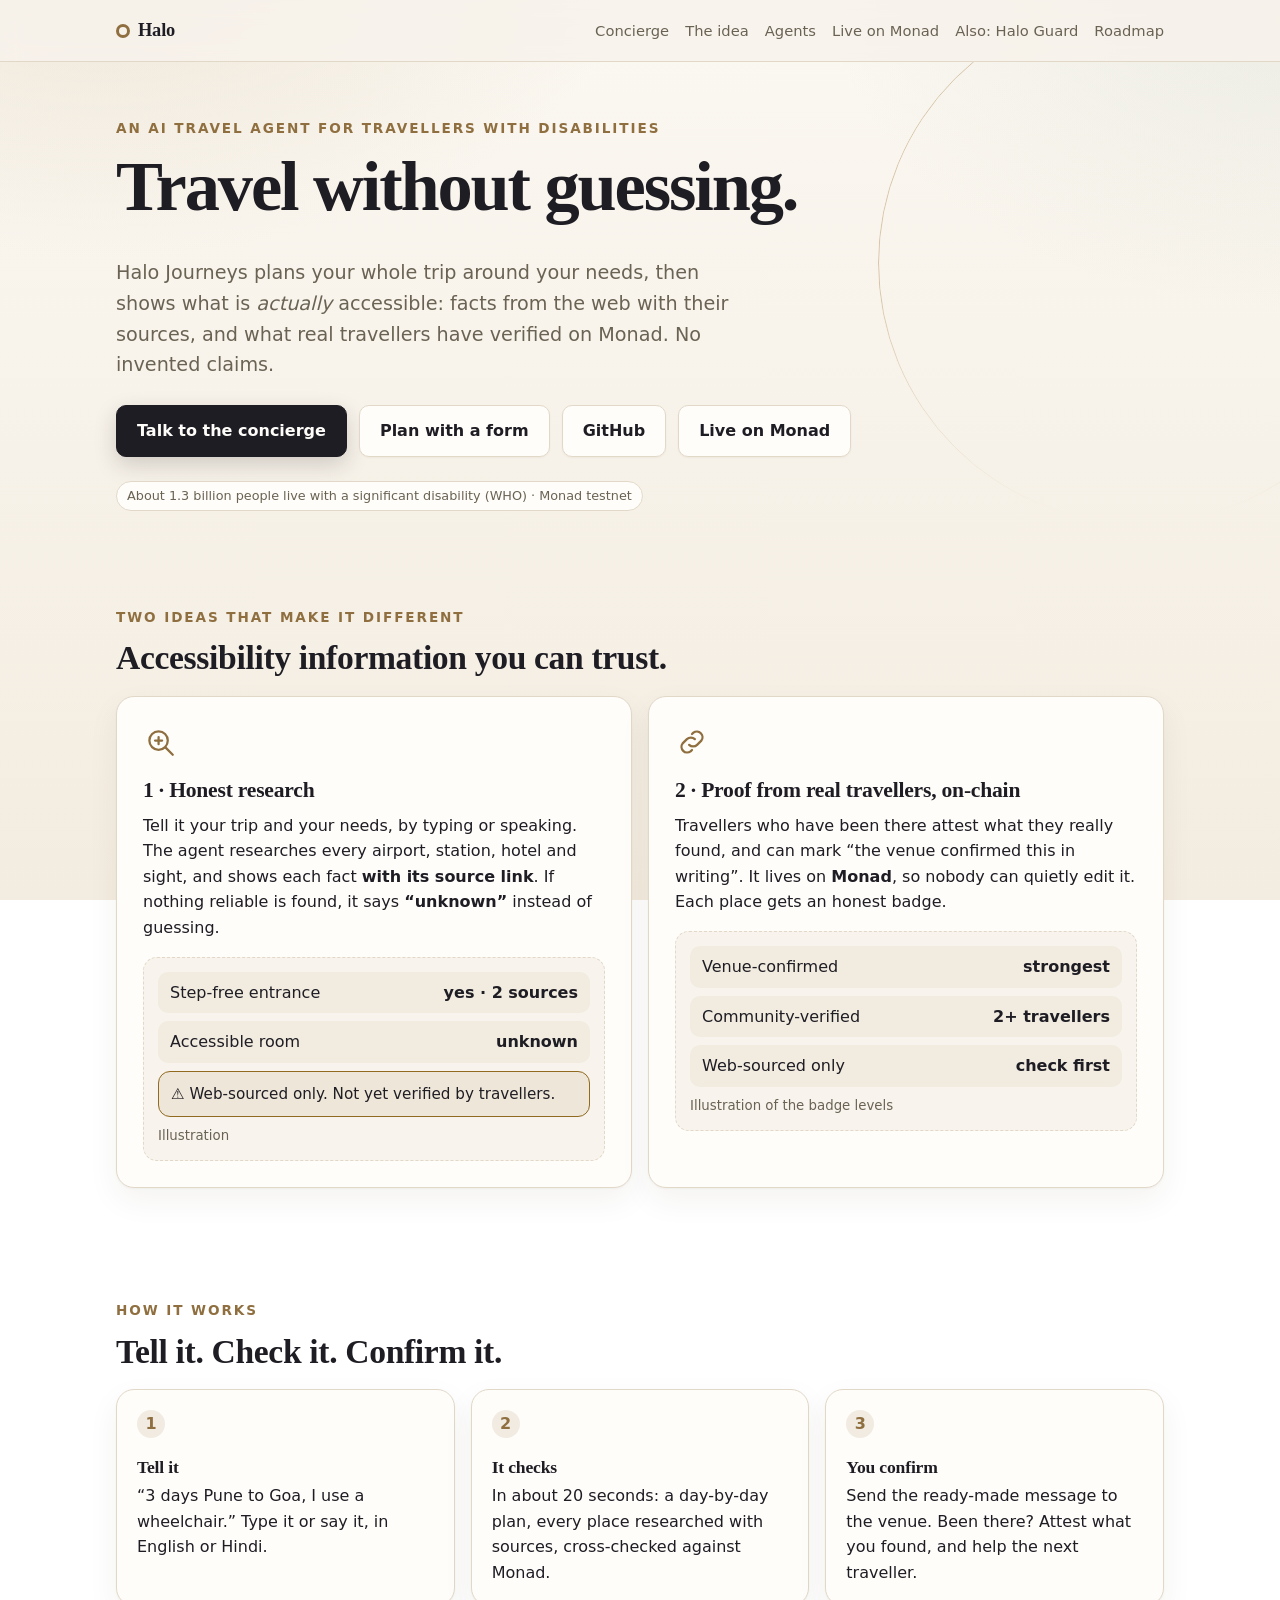
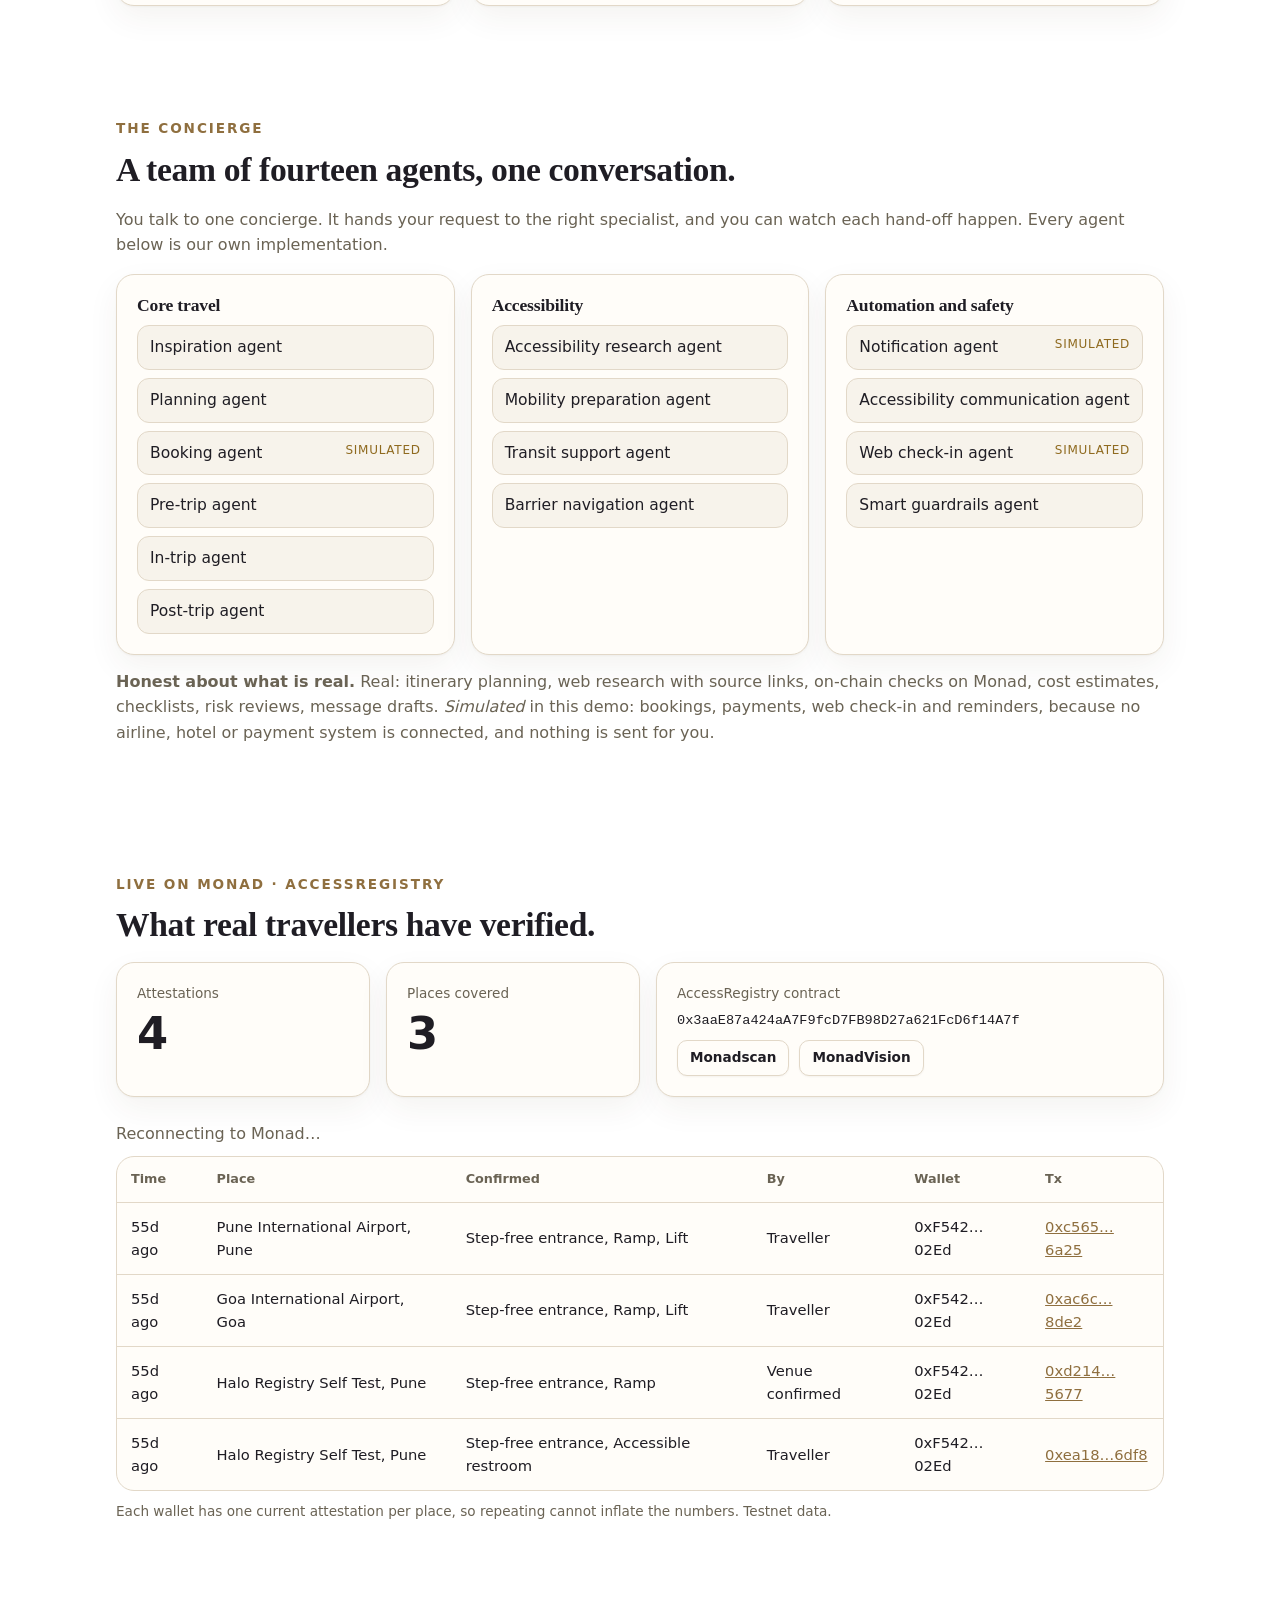
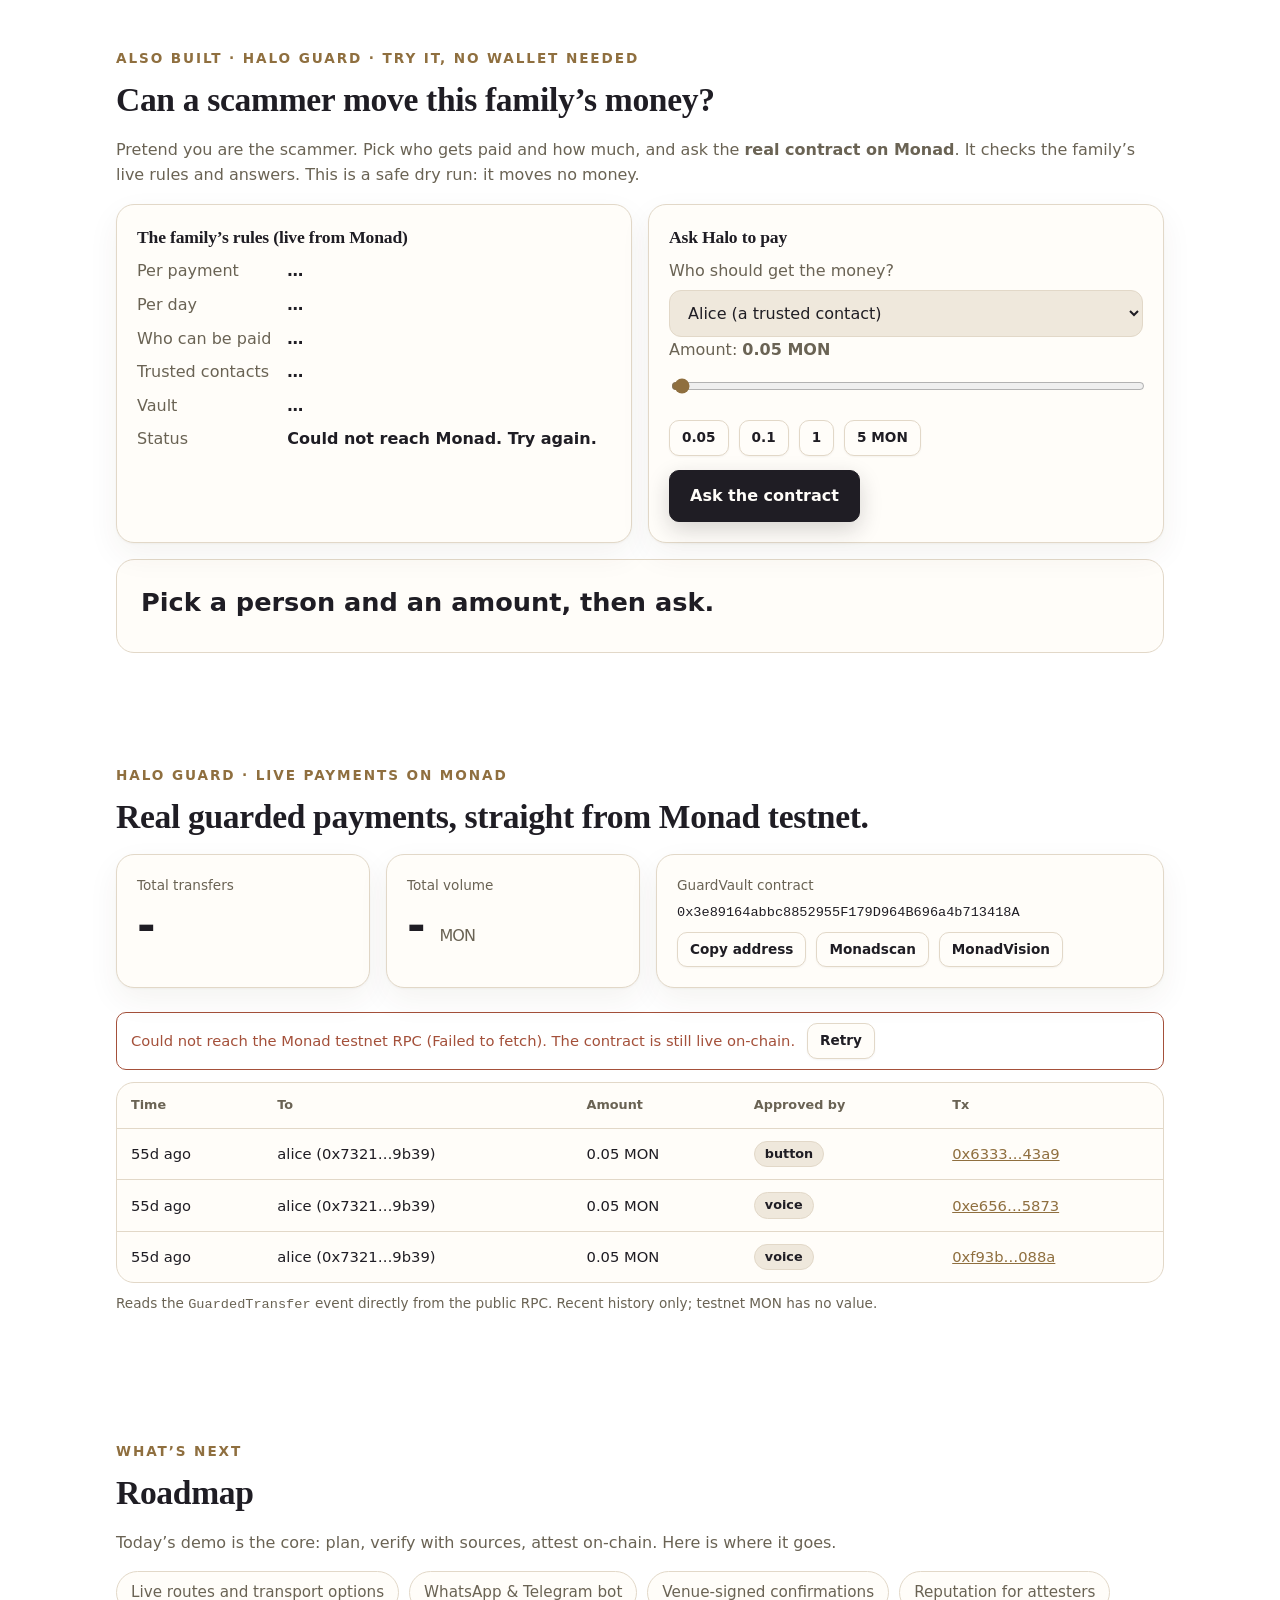
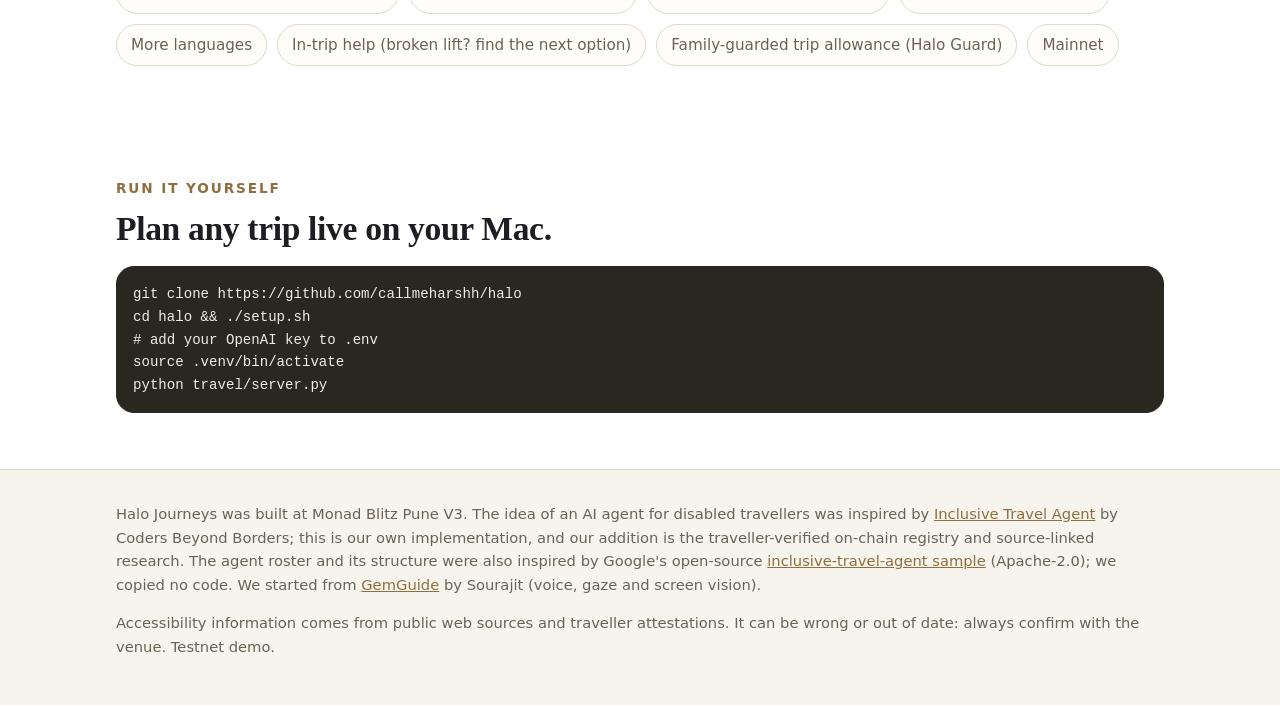
<file: docs/index.html>
<!doctype html>
<html lang="en">
<head>
<meta charset="utf-8">
<meta name="viewport" content="width=device-width,initial-scale=1">
<title>Halo Journeys - travel without guessing</title>
<meta name="description" content="Halo Journeys plans accessible trips for travellers with disabilities, with every claim sourced and checked against what real travellers have verified on Monad.">
<meta name="color-scheme" content="dark light">
<link rel="icon" href="data:image/svg+xml,%3Csvg xmlns='http://www.w3.org/2000/svg' viewBox='0 0 32 32'%3E%3Ccircle cx='16' cy='16' r='10' fill='none' stroke='%23836EF9' stroke-width='5'/%3E%3C/svg%3E">
<link rel="stylesheet" href="style.css">
<script defer src="vendor/ethers.umd.min.js"></script>
<script src="contract.js"></script>
<script defer src="app.js"></script>
<script src="registry.js"></script>
<script defer src="atts.js"></script>
<script defer src="play.js"></script>
</head>
<body>
<a class="skip" href="#main">Skip to content</a>
<header class="top"><div class="wrap">
  <div class="brand"><i aria-hidden="true"></i><span data-name>Halo</span></div>
  <nav aria-label="Primary"><a href="concierge.html">Concierge</a><a href="#ideas">The idea</a><a href="#agents">Agents</a><a href="#atts">Live on Monad</a><a href="#guard">Also: Halo Guard</a><a href="#roadmap">Roadmap</a></nav>
</div></header>

<main id="main">
<section class="hero"><div class="wrap">
  <p class="eyebrow">An AI travel agent for travellers with disabilities</p>
  <h1>Travel without guessing.</h1>
  <p class="lead"><span data-name>Halo</span> Journeys plans your whole trip around your needs, then shows what is <i>actually</i> accessible: facts from the web with their sources, and what real travellers have verified on Monad. No invented claims.</p>
  <div class="btns">
    <a class="btn primary" href="concierge.html">Talk to the concierge</a>
    <a class="btn" href="journeys.html">Plan with a form</a>
    <a class="btn" data-repo href="#" rel="noopener">GitHub</a>
    <a class="btn" href="#atts">Live on Monad</a>
  </div>
  <span class="pill">About 1.3 billion people live with a significant disability (WHO) · Monad testnet</span>
</div></section>

<section id="ideas"><div class="wrap">
  <p class="eyebrow">Two ideas that make it different</p>
  <h2>Accessibility information you can trust.</h2>
  <div class="grid g2">
    <div class="card idea">
      <div class="ico" aria-hidden="true"><svg viewBox="0 0 24 24"><circle cx="11" cy="11" r="6.5"/><path d="M16 16l5 5"/><path d="M8.5 11h5M11 8.5v5"/></svg></div>
      <h3>1 · Honest research</h3>
      <p>Tell it your trip and your needs, by typing or speaking. The agent researches every airport, station, hotel and sight, and shows each fact <b>with its source link</b>. If nothing reliable is found, it says <b>“unknown”</b> instead of guessing.</p>
      <div class="mock" role="img" aria-label="Illustration of a place card with sources">
        <div class="rule"><span>Step-free entrance</span><b>yes · 2 sources</b></div>
        <div class="rule"><span>Accessible room</span><b>unknown</b></div>
        <div class="flag">⚠️ Web-sourced only. Not yet verified by travellers.</div><small class="muted">Illustration</small>
      </div>
    </div>
    <div class="card idea">
      <div class="ico" aria-hidden="true"><svg viewBox="0 0 24 24"><path d="M10 14a4 4 0 0 0 5.6 0l3-3a4 4 0 0 0-5.6-5.6l-1 1"/><path d="M14 10a4 4 0 0 0-5.6 0l-3 3a4 4 0 0 0 5.6 5.6l1-1"/></svg></div>
      <h3>2 · Proof from real travellers, on-chain</h3>
      <p>Travellers who have been there attest what they really found, and can mark “the venue confirmed this in writing”. It lives on <b>Monad</b>, so nobody can quietly edit it. Each place gets an honest badge.</p>
      <div class="mock" role="img" aria-label="Illustration of verification badges">
        <div class="rule"><span>Venue-confirmed</span><b>strongest</b></div>
        <div class="rule"><span>Community-verified</span><b>2+ travellers</b></div>
        <div class="rule"><span>Web-sourced only</span><b>check first</b></div><small class="muted">Illustration of the badge levels</small>
      </div>
    </div>
  </div>
</div></section>

<section id="how"><div class="wrap">
  <p class="eyebrow">How it works</p>
  <h2>Tell it. Check it. Confirm it.</h2>
  <div class="grid g3 steps3">
    <div class="card"><span class="step-n">1</span><h3>Tell it</h3><p>“3 days Pune to Goa, I use a wheelchair.” Type it or say it, in English or Hindi.</p></div>
    <div class="card"><span class="step-n">2</span><h3>It checks</h3><p>In about 20 seconds: a day-by-day plan, every place researched with sources, cross-checked against Monad.</p></div>
    <div class="card"><span class="step-n">3</span><h3>You confirm</h3><p>Send the ready-made message to the venue. Been there? Attest what you found, and help the next traveller.</p></div>
  </div>
</div></section>

<section id="agents"><div class="wrap">
  <p class="eyebrow">The concierge</p>
  <h2>A team of fourteen agents, one conversation.</h2>
  <p class="muted">You talk to one concierge. It hands your request to the right specialist, and you can watch each hand-off happen. Every agent below is our own implementation.</p>
  <div class="grid g3 agentg">
    <div class="card"><h3>Core travel</h3><ul class="alist"><li>Inspiration agent</li><li>Planning agent</li><li>Booking agent <em>simulated</em></li><li>Pre-trip agent</li><li>In-trip agent</li><li>Post-trip agent</li></ul></div>
    <div class="card"><h3>Accessibility</h3><ul class="alist"><li>Accessibility research agent</li><li>Mobility preparation agent</li><li>Transit support agent</li><li>Barrier navigation agent</li></ul></div>
    <div class="card"><h3>Automation and safety</h3><ul class="alist"><li>Notification agent <em>simulated</em></li><li>Accessibility communication agent</li><li>Web check-in agent <em>simulated</em></li><li>Smart guardrails agent</li></ul></div>
  </div>
  <p class="muted" style="margin-top:14px"><b>Honest about what is real.</b> Real: itinerary planning, web research with source links, on-chain checks on Monad, cost estimates, checklists, risk reviews, message drafts. <em>Simulated</em> in this demo: bookings, payments, web check-in and reminders, because no airline, hotel or payment system is connected, and nothing is sent for you.</p>
</div></section>

<section id="atts"><div class="wrap">
  <p class="eyebrow">Live on Monad · AccessRegistry</p>
  <h2>What real travellers have verified.</h2>
  <div class="stats">
    <div class="card stat"><div class="k">Attestations</div><div class="v" id="att-count" aria-live="polite">-</div></div>
    <div class="card stat"><div class="k">Places covered</div><div class="v" id="att-places" aria-live="polite">-</div></div>
    <div class="card stat"><div class="k">AccessRegistry contract</div><code class="addr" id="reg-addr"></code>
      <div class="row-links"><a class="btn sm" id="reg-scan" href="#" target="_blank" rel="noopener noreferrer">Monadscan</a><a class="btn sm" id="reg-vis" href="#" target="_blank" rel="noopener noreferrer">MonadVision</a></div></div>
  </div>
  <div id="att-status" role="status" class="muted" style="margin:10px 0">Loading from Monad…</div>
  <div class="tablewrap"><table id="att-table" hidden>
    <caption class="muted" style="position:absolute;left:-9999px">Recent accessibility attestations</caption>
    <thead><tr><th scope="col">Time</th><th scope="col">Place</th><th scope="col">Confirmed</th><th scope="col">By</th><th scope="col">Wallet</th><th scope="col">Tx</th></tr></thead>
    <tbody id="att-body"></tbody></table></div>
  <p class="muted" style="font-size:.85rem;margin-top:10px">Each wallet has one current attestation per place, so repeating cannot inflate the numbers. Testnet data.</p>
</div></section>

<section id="guard"><div class="wrap">
  <p class="eyebrow">Also built · Halo Guard · try it, no wallet needed</p>
  <h2>Can a scammer move this family’s money?</h2>
  <p class="muted">Pretend you are the scammer. Pick who gets paid and how much, and ask the <b>real contract on Monad</b>. It checks the family’s live rules and answers. This is a safe dry run: it moves no money.</p>
  <div class="grid g2 tryg">
    <div class="card">
      <h3>The family’s rules (live from Monad)</h3>
      <dl class="kv">
        <dt>Per payment</dt><dd id="tr-max">…</dd>
        <dt>Per day</dt><dd id="tr-day">…</dd>
        <dt>Who can be paid</dt><dd id="tr-who">…</dd>
        <dt>Trusted contacts</dt><dd id="tr-contacts">…</dd>
        <dt>Vault</dt><dd id="tr-bal">…</dd>
        <dt>Status</dt><dd id="tr-state">Loading from Monad…</dd>
      </dl>
    </div>
    <div class="card">
      <h3>Ask Halo to pay</h3>
      <label for="tryWho" class="muted">Who should get the money?</label>
      <select id="tryWho"><option value="alice">Alice (a trusted contact)</option><option value="stranger">A stranger (0x9f3a…c21e)</option></select>
      <label for="tryAmt" class="muted" style="margin-top:12px">Amount: <b id="tryAmtVal">0.05 MON</b></label>
      <input id="tryAmt" type="range" min="0.01" max="6" step="0.01" value="0.05">
      <div class="row-links" style="margin:10px 0 14px"><button class="btn sm" type="button" data-amt="0.05">0.05</button><button class="btn sm" type="button" data-amt="0.1">0.1</button><button class="btn sm" type="button" data-amt="1">1</button><button class="btn sm" type="button" data-amt="5">5 MON</button></div>
      <button class="btn primary" id="tryBtn" type="button" disabled>Ask the contract</button>
    </div>
  </div>
  <div id="tryOut" class="tryout" role="status" aria-live="polite" data-kind="idle">
    <div id="tryHead" class="trh">Pick a person and an amount, then ask.</div>
    <div id="tryWhy" class="muted"></div>
    <code id="tryRaw" class="trraw"></code>
  </div>
</div></section>
<section id="live"><div class="wrap">
  <p class="eyebrow">Halo Guard · live payments on Monad</p>
  <h2>Real guarded payments, straight from Monad testnet.</h2>
  <div class="stats">
    <div class="card stat"><div class="k">Total transfers</div><div class="v" id="stat-transfers" aria-live="polite">-</div></div>
    <div class="card stat"><div class="k">Total volume</div><div class="v"><span id="stat-volume" aria-live="polite">-</span> <small>MON</small></div></div>
    <div class="card stat"><div class="k">GuardVault contract</div><code class="addr" data-addr></code>
      <div class="row-links"><button class="btn sm" id="copy" type="button">Copy address</button><a class="btn sm" data-scan href="#" target="_blank" rel="noopener noreferrer">Monadscan</a><a class="btn sm" data-vision href="#" target="_blank" rel="noopener noreferrer">MonadVision</a></div></div>
  </div>
  <div id="feed-status" role="status" data-kind="loading"><span id="feed-msg">Loading on-chain activity…</span><button id="retry" class="btn sm" type="button" hidden>Retry</button></div>
  <div class="tablewrap">
    <table id="feed-table" hidden>
      <caption class="muted" style="position:absolute;left:-9999px">Recent GuardedTransfer events</caption>
      <thead><tr><th scope="col">Time</th><th scope="col">To</th><th scope="col">Amount</th><th scope="col">Approved by</th><th scope="col">Tx</th></tr></thead>
      <tbody id="feed-body"></tbody>
    </table>
    <noscript><p class="ph">Enable JavaScript to see live on-chain activity, or open the contract on Monadscan.</p></noscript>
  </div>
  <p class="muted" style="font-size:.85rem;margin-top:10px">Reads the <code>GuardedTransfer</code> event directly from the public RPC. Recent history only; testnet MON has no value.</p>
</div></section>

<section id="roadmap"><div class="wrap">
  <p class="eyebrow">What’s next</p>
  <h2>Roadmap</h2>
  <p class="muted">Today’s demo is the core: plan, verify with sources, attest on-chain. Here is where it goes.</p>
  <div class="chips">
    <span class="chip2">Live routes and transport options</span><span class="chip2">WhatsApp &amp; Telegram bot</span><span class="chip2">Venue-signed confirmations</span><span class="chip2">Reputation for attesters</span>
    <span class="chip2">More languages</span><span class="chip2">In-trip help (broken lift? find the next option)</span><span class="chip2">Family-guarded trip allowance (Halo Guard)</span><span class="chip2">Mainnet</span>
  </div>
</div></section>

<section id="run"><div class="wrap">
  <p class="eyebrow">Run it yourself</p>
  <h2>Plan any trip live on your Mac.</h2>
<pre><code>git clone <span data-repo-text>https://github.com/callmeharshh/halo</span>
cd halo &amp;&amp; ./setup.sh
# add your OpenAI key to .env
source .venv/bin/activate
python travel/server.py</code></pre>
</div></section>
</main>

<footer><div class="wrap">
  <p><span data-name>Halo</span> Journeys was built at Monad Blitz Pune V3. The idea of an AI agent for disabled travellers was inspired by <a href="https://github.com/codersbeyondborders/inclusive-travel-agent" target="_blank" rel="noopener noreferrer">Inclusive Travel Agent</a> by Coders Beyond Borders; this is our own implementation, and our addition is the traveller-verified on-chain registry and source-linked research. The agent roster and its structure were also inspired by Google's open-source <a href="https://github.com/google/adk-samples" target="_blank" rel="noopener noreferrer">inclusive-travel-agent sample</a> (Apache-2.0); we copied no code. We started from <a href="https://github.com/Sourajit1234/GemGuide" target="_blank" rel="noopener noreferrer">GemGuide</a> by Sourajit (voice, gaze and screen vision).</p>
  <p>Accessibility information comes from public web sources and traveller attestations. It can be wrong or out of date: always confirm with the venue. Testnet demo.</p>
</div></footer>
</body>
</html>
</file>
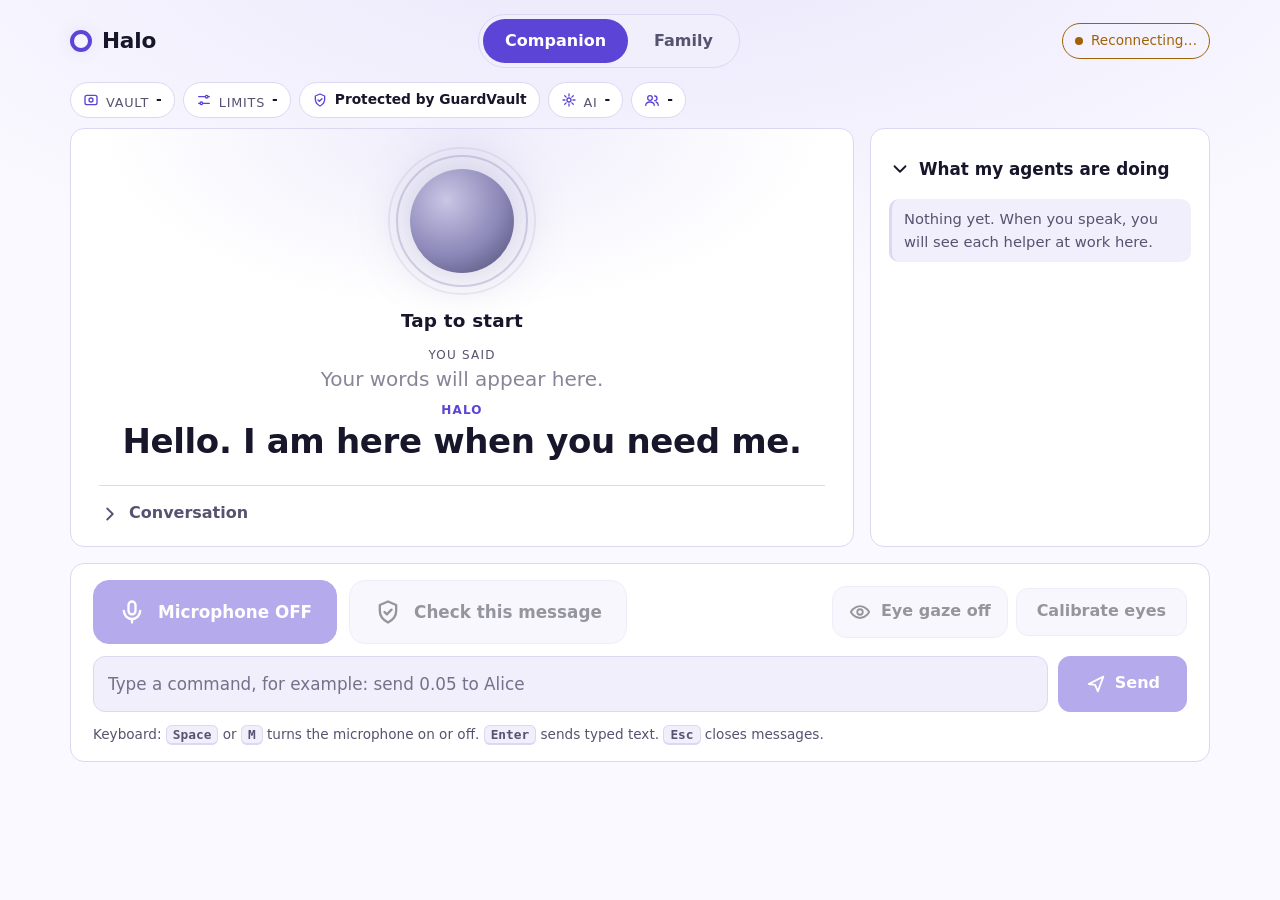
<file: ui/index.html>
<!doctype html>
<html lang="en">
<head>
<meta charset="utf-8">
<meta name="viewport" content="width=device-width, initial-scale=1">
<title>Halo - your friendly companion</title>
<meta name="description" content="Halo: a companion you can talk to. Money is protected by on-chain rules your family sets.">
<link rel="icon" href="data:image/svg+xml,%3Csvg xmlns='http://www.w3.org/2000/svg' viewBox='0 0 32 32'%3E%3Ccircle cx='16' cy='16' r='10' fill='none' stroke='%23836EF9' stroke-width='5'/%3E%3C/svg%3E">
<link rel="stylesheet" href="style.css">
<script src="contract.js"></script>
<script defer src="vendor/ethers.umd.min.js"></script>
<script defer src="vendor/qrcode.js"></script>
<script defer src="app.js"></script>
<script defer src="family.js"></script>
</head>
<body>
<svg width="0" height="0" style="position:absolute" aria-hidden="true" focusable="false">
  <defs>
    <symbol id="i-mic" viewBox="0 0 24 24"><rect x="9" y="3" width="6" height="11" rx="3" fill="none" stroke="currentColor" stroke-width="2"/><path d="M5 11a7 7 0 0 0 14 0M12 18v3" fill="none" stroke="currentColor" stroke-width="2" stroke-linecap="round"/></symbol>
    <symbol id="i-shield" viewBox="0 0 24 24"><path d="M12 3l7 3v5c0 4.5-3 8-7 10-4-2-7-5.5-7-10V6l7-3z" fill="none" stroke="currentColor" stroke-width="2" stroke-linejoin="round"/><path d="M9 12l2 2 4-4" fill="none" stroke="currentColor" stroke-width="2" stroke-linecap="round" stroke-linejoin="round"/></symbol>
    <symbol id="i-eye" viewBox="0 0 24 24"><path d="M2 12s3.5-6.5 10-6.5S22 12 22 12s-3.5 6.5-10 6.5S2 12 2 12z" fill="none" stroke="currentColor" stroke-width="2" stroke-linejoin="round"/><circle cx="12" cy="12" r="3" fill="none" stroke="currentColor" stroke-width="2"/></symbol>
    <symbol id="i-send" viewBox="0 0 24 24"><path d="M4 12l16-8-6 16-3-7-7-1z" fill="none" stroke="currentColor" stroke-width="2" stroke-linejoin="round"/></symbol>
    <symbol id="i-vault" viewBox="0 0 24 24"><rect x="3" y="5" width="18" height="14" rx="3" fill="none" stroke="currentColor" stroke-width="2"/><circle cx="12" cy="12" r="3" fill="none" stroke="currentColor" stroke-width="2"/></symbol>
    <symbol id="i-lock" viewBox="0 0 24 24"><rect x="5" y="11" width="14" height="9" rx="2" fill="none" stroke="currentColor" stroke-width="2"/><path d="M8 11V8a4 4 0 0 1 8 0v3" fill="none" stroke="currentColor" stroke-width="2"/></symbol>
    <symbol id="i-sliders" viewBox="0 0 24 24"><path d="M4 7h10M18 7h2M4 17h2M10 17h10" stroke="currentColor" stroke-width="2" stroke-linecap="round"/><circle cx="16" cy="7" r="2" fill="none" stroke="currentColor" stroke-width="2"/><circle cx="8" cy="17" r="2" fill="none" stroke="currentColor" stroke-width="2"/></symbol>
    <symbol id="i-brain" viewBox="0 0 24 24"><circle cx="12" cy="12" r="3" fill="none" stroke="currentColor" stroke-width="2"/><path d="M12 3v3M12 18v3M3 12h3M18 12h3M5.6 5.6l2.1 2.1M16.3 16.3l2.1 2.1M5.6 18.4l2.1-2.1M16.3 7.7l2.1-2.1" stroke="currentColor" stroke-width="2" stroke-linecap="round"/></symbol>
    <symbol id="i-users" viewBox="0 0 24 24"><circle cx="9" cy="9" r="3.5" fill="none" stroke="currentColor" stroke-width="2"/><path d="M2.5 20c.5-3.5 3-5 6.5-5s6 1.5 6.5 5M16 6a3.5 3.5 0 0 1 0 7M18 15c2 .6 3.2 2 3.5 5" fill="none" stroke="currentColor" stroke-width="2" stroke-linecap="round"/></symbol>
    <symbol id="i-copy" viewBox="0 0 24 24"><rect x="8" y="8" width="12" height="12" rx="2" fill="none" stroke="currentColor" stroke-width="2"/><path d="M16 8V6a2 2 0 0 0-2-2H6a2 2 0 0 0-2 2v8a2 2 0 0 0 2 2h2" fill="none" stroke="currentColor" stroke-width="2"/></symbol>
    <symbol id="i-chev" viewBox="0 0 24 24"><path d="M6 9l6 6 6-6" fill="none" stroke="currentColor" stroke-width="2" stroke-linecap="round" stroke-linejoin="round"/></symbol>
    <symbol id="i-check" viewBox="0 0 24 24"><path d="M5 12.5l4.5 4.5L19 7" fill="none" stroke="currentColor" stroke-width="3" stroke-linecap="round" stroke-linejoin="round"/></symbol>
    <symbol id="i-x" viewBox="0 0 24 24"><path d="M6 6l12 12M18 6L6 18" fill="none" stroke="currentColor" stroke-width="3" stroke-linecap="round"/></symbol>
  </defs>
</svg>
<a class="skip" href="#main">Skip to content</a>

<header class="top">
  <div class="bar">
    <a class="brand" href="./" aria-label="Halo home"><span class="logo" aria-hidden="true"></span>Halo</a>
    <div class="tabs" role="tablist" aria-label="Sections">
      <button role="tab" id="tab-companion" aria-controls="view-companion" aria-selected="true" type="button">Companion</button>
      <button role="tab" id="tab-family" aria-controls="view-family" aria-selected="false" tabindex="-1" type="button">Family</button>
    </div>
    <span class="conn" id="conn" data-state="down" role="status" aria-live="polite"><i aria-hidden="true"></i><span id="connText">Connecting…</span></span>
  </div>
  <div class="chips wrap" id="chips" aria-label="Safety status">
    <span class="chip" id="chipVault"><svg class="ic" aria-hidden="true"><use href="#i-vault"/></svg><span class="k">Vault</span><b id="vaultVal">-</b></span>
    <span class="chip" id="chipLimits"><svg class="ic" aria-hidden="true"><use href="#i-sliders"/></svg><span class="k">Limits</span><b id="limitsVal">-</b></span>
    <a class="chip link" id="chipGuard" target="_blank" rel="noopener noreferrer"><svg class="ic" aria-hidden="true"><use href="#i-shield"/></svg><b id="guardVal">Protected by GuardVault</b></a>
    <span class="chip" id="chipLlm"><svg class="ic" aria-hidden="true"><use href="#i-brain"/></svg><span class="k">AI</span><b id="llmVal">-</b></span>
    <span class="chip" id="chipMode"><svg class="ic" aria-hidden="true"><use href="#i-users"/></svg><b id="modeVal">-</b></span>
  </div>
</header>

<div class="banner" id="setupBanner" hidden>
  <div class="wrap row">
    <p><strong>Not set up yet.</strong> Ask your family to finish setup in the Family tab.</p>
    <span class="grow"></span>
    <button class="btn sm" id="bannerGo" type="button">Open Family tab</button>
    <button class="btn sm ghost" id="bannerX" type="button" aria-label="Dismiss setup message">Dismiss</button>
  </div>
</div>

<main id="main" class="wrap">
<!-- ================= COMPANION ================= -->
<section id="view-companion" role="tabpanel" aria-labelledby="tab-companion">
  <div class="stage-grid">
    <div class="stage card">
      <div class="orbwrap">
        <button class="orb" id="orb" data-state="idle" type="button" tabindex="-1" aria-label="Start or stop listening">
          <span class="ring r1"></span><span class="ring r2"></span><span class="core"></span>
          <span class="bars" aria-hidden="true"><i></i><i></i><i></i><i></i><i></i><i></i><i></i></span>
        </button>
        <p class="state" id="stateLabel" role="status" aria-live="polite">Tap to start</p>
      </div>
      <div class="captions" aria-live="polite" aria-atomic="false">
        <p class="said" id="userCap"><span class="lbl">You said</span><span id="userText" class="placeholder">Your words will appear here.</span></p>
        <p class="reply" id="haloCap"><span class="lbl">Halo</span><span id="haloText">Hello. I am here when you need me.</span></p>
      </div>
      <details class="hist" id="hist">
        <summary><svg class="ic" aria-hidden="true"><use href="#i-chev"/></svg>Conversation</summary>
        <ol id="histList" role="log" aria-label="Recent conversation"></ol>
      </details>
    </div>

    <aside class="agents card" id="agents" aria-labelledby="agentsH">
      <h2 id="agentsH"><button class="collapse" id="agentsBtn" type="button" aria-expanded="true" aria-controls="timeline"><svg class="ic" aria-hidden="true"><use href="#i-chev"/></svg>What my agents are doing</button></h2>
      <ol class="timeline" id="timeline" aria-live="off"><li class="empty">Nothing yet. When you speak, you will see each helper at work here.</li></ol>
    </aside>
  </div>

  <div class="controls card" role="group" aria-label="Controls">
    <div class="crow">
      <button class="bigbtn mic needs-ws" id="micBtn" type="button" aria-pressed="false"><svg class="ic" aria-hidden="true"><use href="#i-mic"/></svg><span>Microphone <b id="micState">OFF</b></span></button>
      <button class="bigbtn needs-ws" id="scamBtn" type="button"><svg class="ic" aria-hidden="true"><use href="#i-shield"/></svg><span>Check this message</span></button>
      <div class="seg" role="radiogroup" aria-label="Mode">
        <button type="button" role="radio" class="needs-ws" id="modeA" data-v="assistant" aria-checked="true">Assistant</button>
        <button type="button" role="radio" class="needs-ws" id="modeD" data-v="transcribe" aria-checked="false">Dictation</button>
      </div>
      <div class="gaze">
        <button class="switch needs-ws" id="gazeBtn" type="button" role="switch" aria-checked="false"><svg class="ic" aria-hidden="true"><use href="#i-eye"/></svg><span>Eye gaze <b id="gazeState">off</b></span></button>
        <button class="btn needs-ws" id="calBtn" type="button">Calibrate eyes</button>
      </div>
    </div>
    <form class="typebar" id="typeForm" autocomplete="off">
      <label class="sr" for="typeIn">Type a command</label>
      <input id="typeIn" type="text" placeholder="Type a command, for example: send 0.05 to Alice" enterkeyhint="send">
      <button class="btn primary needs-ws" type="submit"><svg class="ic" aria-hidden="true"><use href="#i-send"/></svg>Send</button>
    </form>
    <p class="hint">Keyboard: <kbd>Space</kbd> or <kbd>M</kbd> turns the microphone on or off. <kbd>Enter</kbd> sends typed text. <kbd>Esc</kbd> closes messages.</p>
  </div>
</section>

<!-- ================= FAMILY ================= -->
<section id="view-family" role="tabpanel" aria-labelledby="tab-family" hidden>
  <p class="eyebrow">For the person who looks after this device</p>
  <h1>You set the rules. The contract enforces them.</h1>
  <p class="muted lead">The family member owns the vault and sets the rules. This device can only spend inside them, and it can never change them.</p>

  <div class="fgrid">
    <div class="card" id="deviceCard">
      <h2>This device</h2>
      <p class="k">Device address</p>
      <div class="copyrow"><code class="mono" id="devAddr">waiting for the device…</code><button class="btn sm needs-copy" type="button" data-copy="devAddr"><svg class="ic" aria-hidden="true"><use href="#i-copy"/></svg>Copy</button></div>
      <p class="k">Pairing link</p>
      <div class="copyrow"><code class="mono" id="pairLink">-</code><button class="btn sm needs-copy" type="button" data-copy="pairLink"><svg class="ic" aria-hidden="true"><use href="#i-copy"/></svg>Copy</button></div>
      <div class="row gap"><a class="btn" id="waBtn" target="_blank" rel="noopener noreferrer">Share on WhatsApp</a></div>
      <div class="qrblock" id="qrBlock" hidden><div id="qr" role="img" aria-label="QR code of the pairing link"></div><p class="muted small">Scan to open the family console on a phone.</p></div>
      <p class="k">Current owner of this device</p>
      <p class="mono" id="devOwner">not set</p>
    </div>

    <div class="card" id="walletCard">
      <h2>Owner wallet</h2>
      <p class="muted">Use MetaMask on Monad Testnet. Testnet only: use a throwaway wallet.</p>
      <div class="row gap"><button class="btn primary" id="connect" type="button">Connect MetaMask</button><span id="who" class="muted"></span></div>
      <div class="oneclick" id="oneclick" hidden>
        <button class="bigbtn go needs-ws" id="oneBtn" type="button"><svg class="ic" aria-hidden="true"><use href="#i-check"/></svg><span>Make this wallet the owner of this device and approve it</span></button>
        <p class="muted small">Two steps: approve the device in your wallet, then tell this device who its owner is.</p>
      </div>
      <div class="oneclick" id="quick" hidden>
        <button class="bigbtn go needs-ws" id="quickBtn" type="button"><svg class="ic" aria-hidden="true"><use href="#i-check"/></svg><span>Quick setup: fund the vault, set safe limits, add Alice</span></button>
        <ol class="quicksteps small" id="quickSteps">
          <li data-s="fund">Put <b>0.3 MON</b> in your vault (the money the assistant may use)</li>
          <li data-s="rules">Limits: <b>0.1 MON per payment</b>, <b>0.3 MON per day</b>, trusted contacts only</li>
          <li data-s="contact">Add <b>Alice</b> as a trusted contact (your own wallet unless you type another below)</li>
        </ol>
        <p class="muted small">Three MetaMask confirmations. You can change everything later.</p>
      </div>
      <details class="lookup"><summary>No wallet? View a vault read-only</summary>
        <label for="lookup">Owner address</label>
        <div class="row"><input id="lookup" type="text" placeholder="0x… owner address" autocomplete="off"><button class="btn" id="lookupBtn" type="button">View</button></div>
      </details>
    </div>
  </div>

  <div id="msg" role="status" aria-live="polite" data-kind="idle">Connect a wallet to manage the vault, or paste an owner address to look at one.</div>

  <div id="dash" hidden>
    <div class="fgrid three">
      <div class="card"><h3>Vault</h3>
        <dl class="kv"><dt>Owner</dt><dd class="mono" id="vOwner">-</dd><dt>Balance</dt><dd id="vBal">-</dd><dt>Spent today</dt><dd id="vSpent">-</dd><dt>Status</dt><dd id="vStatus">-</dd><dt>Approved device</dt><dd class="mono" id="vAgent">-</dd></dl></div>
      <div class="card"><h3>Rules in force</h3>
        <dl class="kv"><dt>Per payment</dt><dd id="pMax">-</dd><dt>Per day</dt><dd id="pDay">-</dd><dt>Recipients</dt><dd id="pTrust">-</dd></dl>
        <p class="muted small">A payment over these limits is rejected by the contract, whatever the AI says.</p></div>
      <div class="card"><h3>Trusted contacts</h3>
        <table class="ct"><thead><tr><th>Name</th><th>Address</th><th><span class="sr">Actions</span></th></tr></thead><tbody id="cBody"></tbody></table>
        <p class="muted" id="cEmpty" hidden>No contacts yet.</p></div>
    </div>
    <div id="actions" hidden>
      <h2 class="sect">Manage</h2>
      <div class="fgrid">
        <form class="card" id="fDeposit"><h3>Add funds</h3>
          <div><label for="depAmt">Amount (MON)</label><input id="depAmt" type="number" step="any" min="0" placeholder="0.5"></div>
          <button class="btn primary" type="submit">Deposit to vault</button>
          <button class="btn" type="button" id="withdrawAll">Withdraw everything</button></form>
        <form class="card" id="fPolicy"><h3>Spending rules</h3>
          <div class="frow"><div><label for="polMax">Max per payment (MON)</label><input id="polMax" type="number" step="any" min="0" placeholder="0.1"></div>
          <div><label for="polDay">Max per day (MON)</label><input id="polDay" type="number" step="any" min="0" placeholder="0.3"></div></div>
          <label class="check"><input id="polTrust" type="checkbox"> Only pay people in the trusted contacts list</label>
          <button class="btn primary" type="submit">Save rules</button></form>
        <form class="card" id="fAgent"><h3>Approve the assistant's device</h3>
          <div><label for="agAddr">Device address</label><input id="agAddr" type="text" placeholder="0x…" autocomplete="off"></div>
          <button class="btn primary" type="submit">Approve this device</button>
          <div class="frow"><button class="btn" type="button" id="pauseBtn">Pause payments</button><button class="btn" type="button" id="revokeBtn">Revoke device</button></div></form>
        <form class="card" id="fContact"><h3>Add a trusted contact</h3>
          <div class="frow"><div><label for="ctName">Name</label><input id="ctName" type="text" maxlength="32" placeholder="ramesh" autocomplete="off"></div>
          <div><label for="ctAddr">Wallet address</label><input id="ctAddr" type="text" placeholder="0x…" autocomplete="off"></div></div>
          <button class="btn primary" type="submit">Save contact</button></form>
      </div>
    </div>
  </div>
  <p class="muted small foot">Contract <a id="cLink" href="#" rel="noopener noreferrer" target="_blank" class="mono"></a> on Monad testnet (chain 10143).</p>
</section>
</main>

<!-- Confirmation -->
<div class="overlay" id="confirmOv" hidden>
  <div class="confirm" id="confirmCard" role="alertdialog" aria-modal="true" aria-labelledby="cfH" aria-describedby="cfDesc" aria-live="assertive">
    <h2 id="cfH">Please confirm this payment</h2>
    <div class="cf-body">
      <div class="amtwrap">
        <svg class="ringsvg" viewBox="0 0 120 120" aria-hidden="true"><circle class="bg" cx="60" cy="60" r="54"/><circle class="fg" id="cfRing" cx="60" cy="60" r="54"/></svg>
        <div class="secs"><b id="cfSecs">25</b><span>seconds</span></div>
      </div>
      <div class="cf-info" id="cfDesc">
        <p class="amount" id="cfAmt">0.05 MON</p>
        <p class="to">to <strong id="cfTo">Alice</strong> <span class="mono" id="cfAddr"></span></p>
        <p class="note" id="cfNote" hidden></p>
      </div>
    </div>
    <div class="cf-btns">
      <button class="giant ok" id="cfYes" type="button"><svg class="ic" aria-hidden="true"><use href="#i-check"/></svg>Confirm</button>
      <button class="giant no" id="cfNo" type="button"><svg class="ic" aria-hidden="true"><use href="#i-x"/></svg>Cancel</button>
    </div>
    <p class="muted center">Or say "confirm" / "haan", or double-blink. Silence cancels.</p>
  </div>
</div>

<div id="toasts" role="status" aria-live="polite"></div>
</body>
</html>
</file>
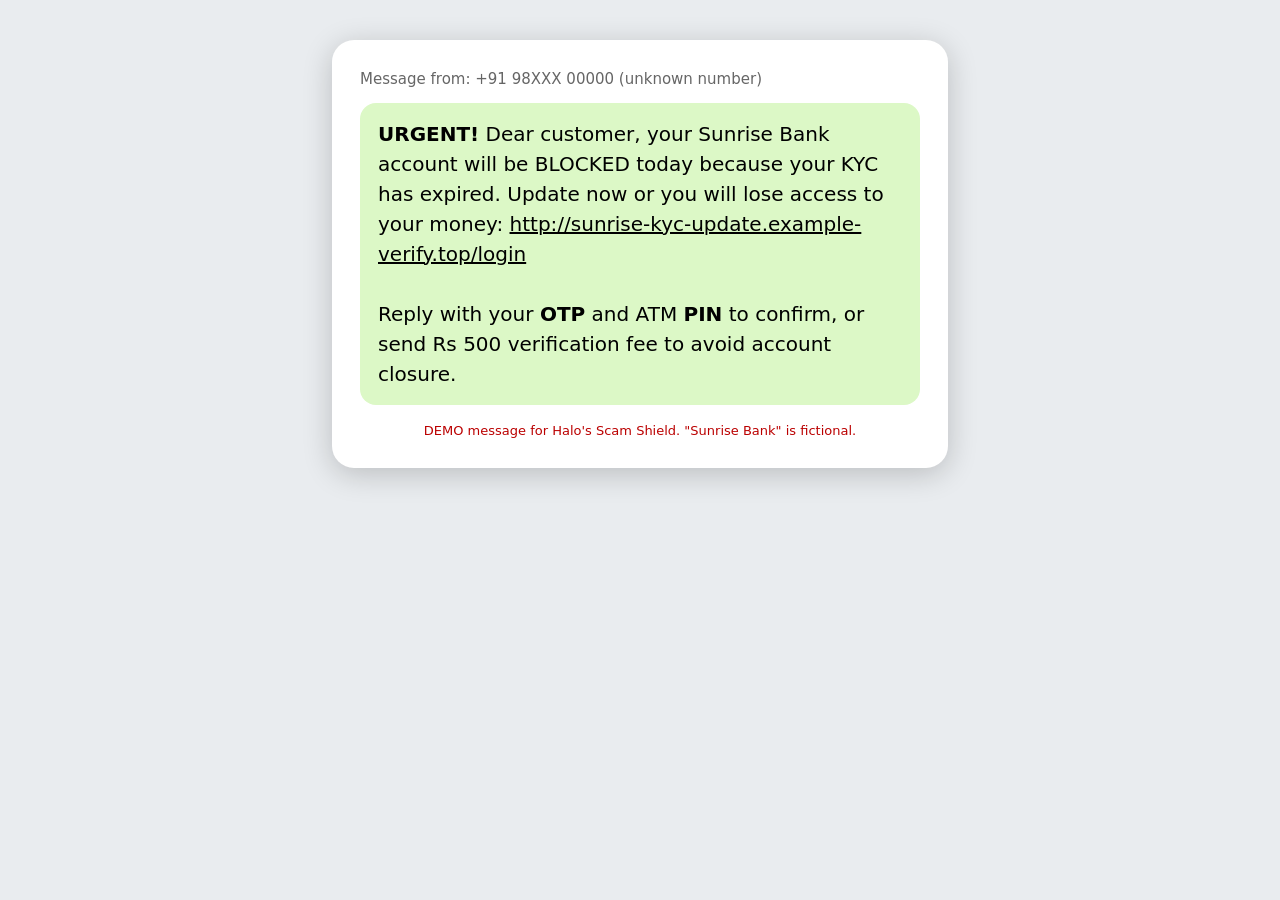
<file: demo/scam_message.html>
<!doctype html><html lang="en"><meta charset="utf-8"><title>DEMO scam message</title>
<style>body{font:20px/1.5 system-ui;background:#e9ecef;margin:0;padding:40px;display:flex;justify-content:center}
.phone{max-width:560px;background:#fff;border-radius:22px;padding:28px;box-shadow:0 6px 30px rgba(0,0,0,.2)}
.from{color:#666;font-size:15px;margin-bottom:12px}.bubble{background:#dcf8c6;border-radius:16px;padding:16px 18px}
.demo{margin-top:16px;font-size:13px;color:#b00;text-align:center}</style>
<div class="phone"><div class="from">Message from: +91 98XXX 00000 (unknown number)</div>
<div class="bubble"><b>URGENT!</b> Dear customer, your Sunrise Bank account will be BLOCKED today because your KYC has expired.
Update now or you will lose access to your money: <u>http://sunrise-kyc-update.example-verify.top/login</u><br><br>
Reply with your <b>OTP</b> and ATM <b>PIN</b> to confirm, or send Rs 500 verification fee to avoid account closure.</div>
<div class="demo">DEMO message for Halo's Scam Shield. "Sunrise Bank" is fictional.</div></div></html>
</file>
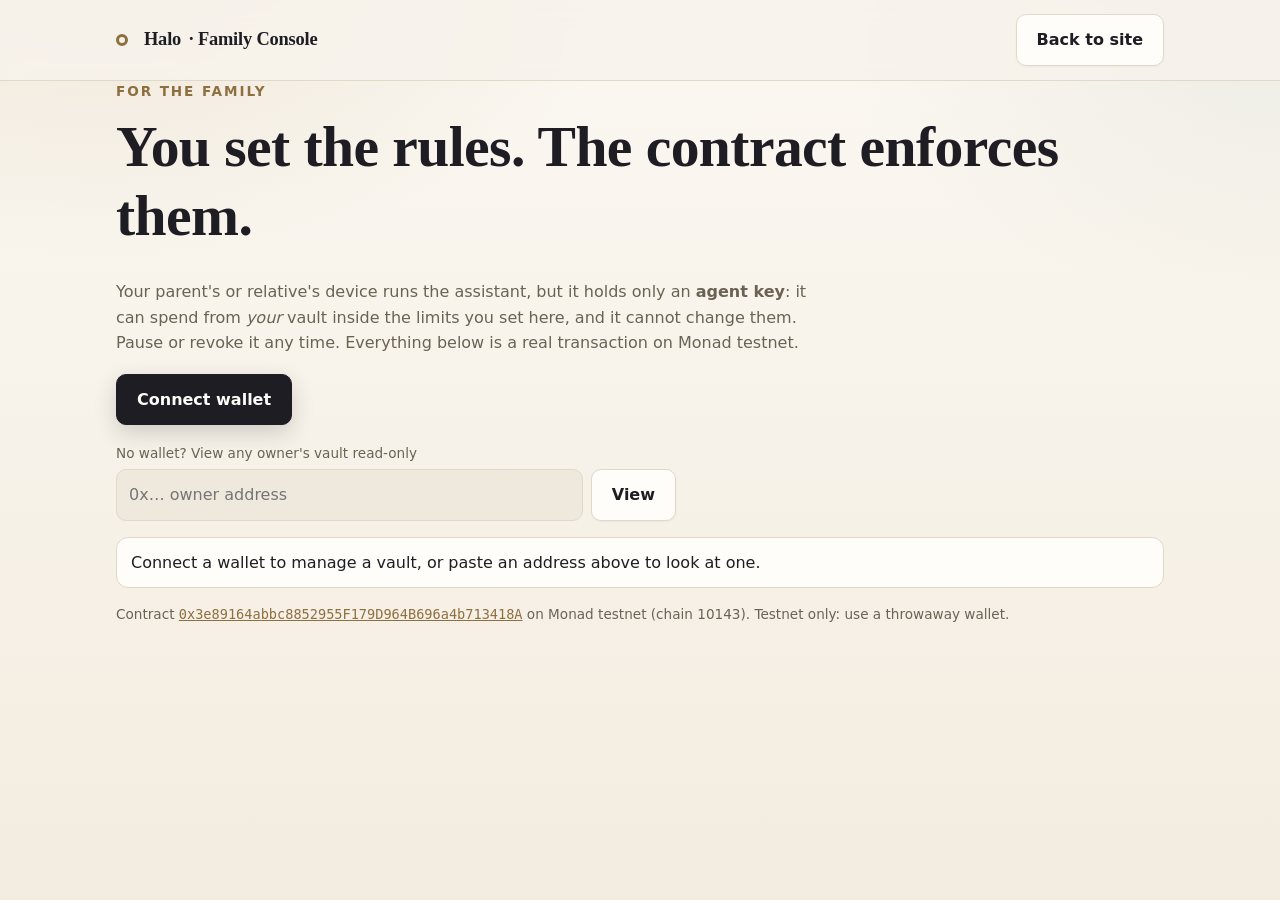
<file: docs/console.html>
<!doctype html>
<html lang="en">
<head>
<meta charset="utf-8">
<meta name="viewport" content="width=device-width, initial-scale=1">
<title>Halo Family Console - set the rules, on-chain</title>
<meta name="description" content="Family console for Halo: fund a vault, set spending limits, trusted contacts and approve or pause the assistant's device. Rules are enforced by a Monad smart contract.">
<link rel="icon" href="data:image/svg+xml,%3Csvg xmlns='http://www.w3.org/2000/svg' viewBox='0 0 32 32'%3E%3Ccircle cx='16' cy='16' r='10' fill='none' stroke='%23836EF9' stroke-width='5'/%3E%3C/svg%3E">
<link rel="stylesheet" href="style.css">
<style>
.cgrid{display:grid;gap:16px;grid-template-columns:repeat(auto-fit,minmax(300px,1fr))}
.cgrid>.card{display:flex;flex-direction:column;gap:10px}
label{display:block;font-size:.85rem;color:var(--muted);margin-bottom:4px}
input[type=text],input[type=number]{width:100%;padding:10px 12px;border-radius:10px;border:1px solid var(--line);background:var(--bg2);color:var(--text);font:inherit}
input[type=checkbox]{width:20px;height:20px;accent-color:var(--accent);vertical-align:middle}
.frow{display:grid;gap:10px;grid-template-columns:1fr 1fr}
.kv{display:grid;grid-template-columns:auto 1fr;gap:6px 14px;font-size:.95rem}
.kv dt{color:var(--muted)} .kv dd{margin:0;word-break:break-all}
.mono{font-family:ui-monospace,Menlo,monospace;font-size:.85rem}
#msg{margin:16px 0;padding:12px 14px;border:1px solid var(--line);border-radius:12px;background:var(--card);min-height:48px}
#msg[data-kind=ok]{border-color:var(--ok)} #msg[data-kind=err]{border-color:var(--err)} #msg[data-kind=wait]{border-color:var(--warn)}
.tag{display:inline-block;padding:2px 10px;border-radius:999px;font-size:.8rem;border:1px solid var(--line)}
.tag.ok{color:var(--ok);border-color:var(--ok)} .tag.warn{color:var(--warn);border-color:var(--warn)} .tag.err{color:var(--err);border-color:var(--err)}
table.ct{width:100%;border-collapse:collapse;font-size:.92rem} table.ct td,table.ct th{padding:6px 4px;text-align:left;border-bottom:1px solid var(--line)}
button.mini{padding:4px 10px;font-size:.8rem}
</style>
<script src="contract.js"></script>
<script defer src="vendor/ethers.umd.min.js"></script>
<script defer src="console.js"></script>
</head>
<body>
<a class="skip" href="#main">Skip to content</a>
<header><div class="wrap" style="display:flex;justify-content:space-between;align-items:center;padding-top:14px;padding-bottom:14px">
  <a class="brand" href="./" style="text-decoration:none;color:inherit"><span style="display:inline-block;width:12px;height:12px;border:3px solid var(--accent);border-radius:50%;margin-right:8px"></span><strong data-name>Halo</strong> · Family Console</a>
  <a class="btn" href="./">Back to site</a>
</div></header>

<main id="main"><div class="wrap">
  <p class="eyebrow">For the family</p>
  <h1 style="margin-top:0">You set the rules. The contract enforces them.</h1>
  <p class="muted" style="max-width:720px">Your parent's or relative's device runs the assistant, but it holds only an <strong>agent key</strong>: it can spend from <em>your</em> vault inside the limits you set here, and it cannot change them. Pause or revoke it any time. Everything below is a real transaction on Monad testnet.</p>

  <div class="btns" style="margin:18px 0">
    <button class="btn primary" id="connect" type="button">Connect wallet</button>
    <span id="who" class="muted"></span>
  </div>
  <div style="max-width:560px;margin-bottom:8px">
    <label for="lookup">No wallet? View any owner's vault read-only</label>
    <div style="display:flex;gap:8px"><input id="lookup" type="text" placeholder="0x… owner address" autocomplete="off"><button class="btn" id="lookupBtn" type="button">View</button></div>
  </div>
  <div id="msg" role="status" aria-live="polite" data-kind="idle">Connect a wallet to manage a vault, or paste an address above to look at one.</div>

  <section style="padding:8px 0 24px" id="dash" hidden>
    <div class="cgrid">
      <div class="card"><h3 style="margin:0">Vault</h3>
        <dl class="kv">
          <dt>Owner</dt><dd class="mono" id="vOwner">-</dd>
          <dt>Balance</dt><dd id="vBal">-</dd>
          <dt>Spent today</dt><dd id="vSpent">-</dd>
          <dt>Status</dt><dd id="vStatus">-</dd>
          <dt>Approved device</dt><dd class="mono" id="vAgent">-</dd>
        </dl>
      </div>
      <div class="card"><h3 style="margin:0">Rules in force</h3>
        <dl class="kv">
          <dt>Per payment</dt><dd id="pMax">-</dd>
          <dt>Per day</dt><dd id="pDay">-</dd>
          <dt>Recipients</dt><dd id="pTrust">-</dd>
        </dl>
        <p class="muted" style="margin:0;font-size:.85rem">A payment over these limits is rejected by the contract, whatever the AI says.</p>
      </div>
      <div class="card"><h3 style="margin:0">Trusted contacts</h3>
        <table class="ct"><thead><tr><th>Name</th><th>Address</th><th></th></tr></thead><tbody id="cBody"></tbody></table>
        <p class="muted" id="cEmpty" style="margin:0" hidden>No contacts yet.</p>
      </div>
    </div>
  </section>

  <section style="padding:0 0 56px" id="actions" hidden>
    <h2 style="margin-top:0">Manage</h2>
    <div class="cgrid">
      <form class="card" id="fDeposit"><h3 style="margin:0">Add funds</h3>
        <div><label for="depAmt">Amount (MON)</label><input id="depAmt" type="number" step="any" min="0" placeholder="0.5"></div>
        <button class="btn primary" type="submit">Deposit to vault</button>
        <button class="btn" type="button" id="withdrawAll">Withdraw everything</button>
      </form>

      <form class="card" id="fPolicy"><h3 style="margin:0">Spending rules</h3>
        <div class="frow">
          <div><label for="polMax">Max per payment (MON)</label><input id="polMax" type="number" step="any" min="0" placeholder="0.1"></div>
          <div><label for="polDay">Max per day (MON)</label><input id="polDay" type="number" step="any" min="0" placeholder="0.3"></div>
        </div>
        <label style="display:flex;gap:10px;align-items:center;color:var(--text)"><input id="polTrust" type="checkbox"> Only pay people in the trusted contacts list</label>
        <button class="btn primary" type="submit">Save rules</button>
      </form>

      <form class="card" id="fAgent"><h3 style="margin:0">Approve the assistant's device</h3>
        <div><label for="agAddr">Device address (shown in the Halo app)</label><input id="agAddr" type="text" placeholder="0x…" autocomplete="off"></div>
        <button class="btn primary" type="submit">Approve this device</button>
        <div class="frow"><button class="btn" type="button" id="pauseBtn">Pause payments</button><button class="btn" type="button" id="revokeBtn">Revoke device</button></div>
      </form>

      <form class="card" id="fContact"><h3 style="margin:0">Add a trusted contact</h3>
        <div class="frow">
          <div><label for="ctName">Name (letters/numbers)</label><input id="ctName" type="text" maxlength="32" placeholder="ramesh" autocomplete="off"></div>
          <div><label for="ctAddr">Wallet address</label><input id="ctAddr" type="text" placeholder="0x…" autocomplete="off"></div>
        </div>
        <button class="btn primary" type="submit">Save contact</button>
      </form>
    </div>
  </section>

  <p class="muted" style="font-size:.85rem;padding-bottom:40px">Contract <a id="cLink" href="#" rel="noopener noreferrer" target="_blank" class="mono"></a> on Monad testnet (chain 10143). Testnet only: use a throwaway wallet.</p>
</div></main>
</body>
</html>
</file>
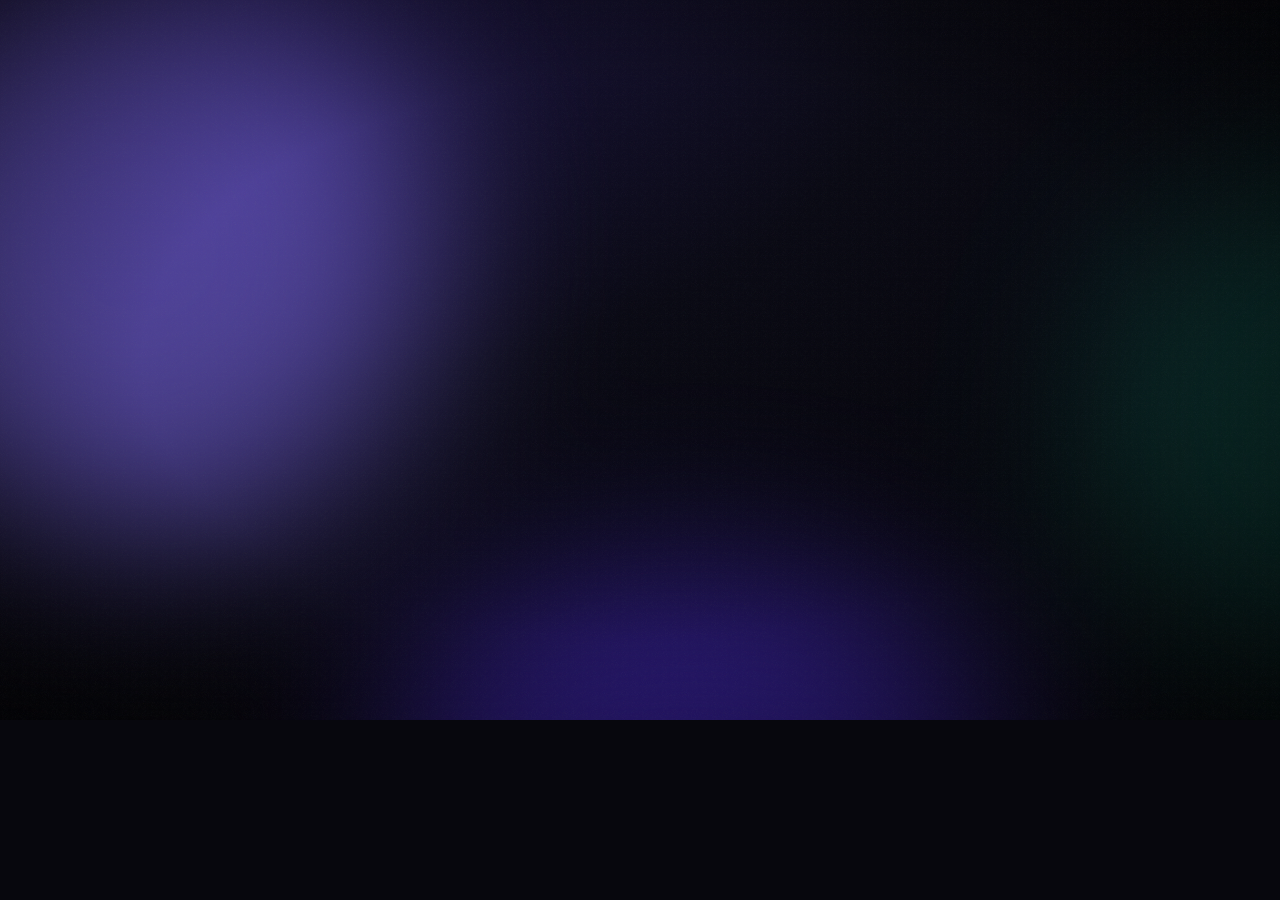
<file: video/ad.html>
<!doctype html>
<html lang="en"><head><meta charset="utf-8"><title>Halo ad v2</title>
<style>
:root{--ink:#07070d;--v:#836EF9;--v2:#b3a6ff;--t:#16e0b5;--r:#ff6b6b;--g:#4ade80;--txt:#f4f3ff;--mut:#a9a7c2}
*{box-sizing:border-box;margin:0}
html,body{width:1280px;height:720px;overflow:hidden;background:var(--ink);font-family:"Inter",system-ui,-apple-system,"Segoe UI",Roboto,sans-serif;color:var(--txt)}
#stage{position:relative;width:1280px;height:720px;overflow:hidden;background:radial-gradient(1200px 700px at 20% 0%,#1b1440 0%,#0a0a14 55%,#06060b 100%)}
.aurora{position:absolute;inset:-20%;filter:blur(90px);opacity:.55;pointer-events:none}.aurora i{position:absolute;border-radius:50%}
.scene{position:absolute;inset:0;opacity:0;will-change:opacity,transform;transform-origin:50% 50%}
.cap{position:absolute;left:0;right:0;text-align:center;font-weight:800;letter-spacing:-.02em}
.card{background:linear-gradient(180deg,rgba(255,255,255,.08),rgba(255,255,255,.03));border:1px solid rgba(255,255,255,.13);border-radius:26px;backdrop-filter:blur(12px);box-shadow:0 30px 80px rgba(0,0,0,.5)}
.phone{position:absolute;width:330px;height:620px;border-radius:46px;background:#0d0d17;border:2px solid #2a2a40;box-shadow:0 40px 100px rgba(0,0,0,.6)}
.bubble{position:absolute;left:22px;right:22px;padding:16px 18px;border-radius:22px 22px 22px 6px;background:#1f2a2f;font-size:21px;line-height:1.35}
.grain{position:absolute;inset:0;opacity:.055;pointer-events:none;background-image:url("data:image/svg+xml;utf8,<svg xmlns='http://www.w3.org/2000/svg' width='160' height='160'><filter id='n'><feTurbulence baseFrequency='.9' numOctaves='2'/></filter><rect width='160' height='160' filter='url(%23n)'/></svg>")}
.vig{position:absolute;inset:0;pointer-events:none;background:radial-gradient(ellipse at center,transparent 55%,rgba(0,0,0,.55) 100%)}
#subs{position:absolute;left:90px;right:90px;bottom:34px;text-align:center;font-size:27px;font-weight:600;line-height:1.3;text-shadow:0 2px 14px rgba(0,0,0,.8)}
#subs span{display:inline-block;padding:6px 16px;border-radius:12px;background:rgba(6,6,11,.62);backdrop-filter:blur(6px)}
.lap{position:absolute;left:150px;top:46px;width:980px;height:640px;border-radius:22px;background:#0b0b13;border:2px solid #2d2d48;box-shadow:0 50px 120px rgba(0,0,0,.65),0 0 100px rgba(131,110,249,.25);overflow:hidden}
.lap .bar{height:34px;background:#14141f;display:flex;align-items:center;gap:8px;padding-left:16px}.lap .bar i{width:11px;height:11px;border-radius:50%;background:#34344d}
.lap .screen{position:absolute;left:0;right:0;top:34px;bottom:0;overflow:hidden}
.lap img{position:absolute;left:0;top:0;width:100%;height:auto;will-change:transform,opacity}
.tag{position:absolute;left:28px;top:22px;font-size:14px;color:var(--mut);letter-spacing:.1em;text-transform:uppercase;opacity:.75}
</style></head>
<body><div id="stage">
<div class="aurora"><i id="a1" style="left:5%;top:5%;width:600px;height:600px;background:#836EF9"></i><i id="a2" style="right:0;top:30%;width:520px;height:520px;background:#16e0b5;opacity:.4"></i><i id="a3" style="left:35%;bottom:-10%;width:640px;height:420px;background:#4b2bd6"></i></div>

<div class="scene" id="s1">
  <svg viewBox="0 0 400 300" style="position:absolute;left:440px;top:70px;width:400px;height:300px">
    <rect x="30" y="215" width="340" height="6" rx="3" fill="#2b2b45"/>
    <rect x="46" y="70" width="14" height="150" rx="4" fill="#3a3a5c"/><rect x="340" y="70" width="14" height="150" rx="4" fill="#3a3a5c"/>
    <path d="M60 80 Q200 20 340 80" stroke="#836EF9" stroke-width="6" fill="none" stroke-linecap="round"/>
    <circle cx="200" cy="130" r="30" fill="#e8d5c4"/><path d="M168 118 Q200 78 232 118 L232 112 Q200 70 168 112Z" fill="#2a3a66"/><rect x="160" y="106" width="80" height="14" rx="7" fill="#2a3a66"/>
    <path d="M150 215 Q150 170 200 165 Q250 170 250 215Z" fill="#3b5bdb"/><rect x="190" y="160" width="20" height="14" fill="#e8d5c4"/>
    <circle id="lamp" cx="200" cy="60" r="10" fill="#fbbf24"/>
  </svg>
  <div class="cap" id="s1a" style="top:400px;font-size:54px">Meet Ramesh.</div>
  <div id="s1b" style="position:absolute;left:0;right:0;top:488px;text-align:center;font-size:30px;color:var(--mut)">Twenty years at the society gate. WhatsApp and UPI every day.<br>A computer? Never.</div>
</div>

<div class="scene" id="s2">
  <div class="phone" id="ph2" style="left:475px;top:40px">
    <div style="position:absolute;top:22px;left:0;right:0;text-align:center;color:var(--mut);font-size:16px">Unknown number</div>
    <div class="bubble" id="b2a" style="top:84px">Ramesh bhaiya, urgent! Your son had an accident.</div>
    <div class="bubble" id="b2b" style="top:206px">Send 5 MON to this wallet NOW. Do not call anyone.</div>
    <div style="position:absolute;left:24px;right:24px;bottom:30px;text-align:center;color:var(--r);font-size:19px;letter-spacing:.08em" id="b2c">URGENT · ACT NOW</div>
  </div>
  <div class="cap" id="s2a" style="top:40px;left:40px;right:auto;width:420px;text-align:left;font-size:46px">Then, a message.</div>
  <div id="s2b" style="position:absolute;top:118px;left:40px;width:410px;font-size:28px;color:var(--mut)">Pressure. Panic.<br>Pay now.</div>
</div>

<div class="scene" id="s3">
  <div class="lap" id="lap">
    <div class="bar"><i></i><i></i><i></i></div>
    <div class="screen"><img id="img_idle" src="assets/ui_idle.png"><img id="img_ref" src="assets/ui_refused.png" style="opacity:0"></div>
  </div>
  <div class="card" id="said3" style="position:absolute;left:50%;top:480px;width:560px;margin-left:-280px;padding:18px 26px;text-align:center;font-size:36px;font-weight:800;opacity:0">“Halo, send five MON.”</div>
</div>

<div class="scene" id="s4">
  <div class="card" style="position:absolute;left:150px;top:70px;width:980px;height:540px;padding:42px 50px">
    <div style="font-size:19px;color:var(--mut);letter-spacing:.14em;text-transform:uppercase">GuardVault · Monad testnet</div>
    <div style="font-size:44px;font-weight:800;margin:10px 0 26px;letter-spacing:-.02em">The rules his son set. Enforced on-chain.</div>
    <div style="display:grid;grid-template-columns:repeat(3,1fr);gap:18px">
      <div class="card" style="padding:18px" id="r1"><div style="color:var(--mut);font-size:16px">Per payment</div><div style="font-size:36px;font-weight:800">0.1 MON</div></div>
      <div class="card" style="padding:18px" id="r2"><div style="color:var(--mut);font-size:16px">Per day</div><div style="font-size:36px;font-weight:800">0.3 MON</div></div>
      <div class="card" style="padding:18px" id="r3"><div style="color:var(--mut);font-size:16px">Recipients</div><div style="font-size:36px;font-weight:800">Contacts only</div></div>
    </div>
    <div id="rej4" style="margin-top:28px;padding:22px 26px;border-radius:20px;background:rgba(255,107,107,.12);border:2px solid var(--r)">
      <div style="font-size:32px;font-weight:800;color:var(--r)">✕ Anything else is rejected by the contract</div>
      <div style="font-size:21px;color:#ffd0d0;margin-top:8px;font-family:ui-monospace,Menlo,monospace">revert: exceeds per-transaction limit</div>
    </div>
  </div>
</div>

<div class="scene" id="s5">
  <div class="phone" style="left:475px;top:40px;border-color:#1f6f47">
    <div style="position:absolute;top:120px;left:0;right:0;text-align:center"><div style="width:120px;height:120px;border-radius:50%;margin:0 auto;background:linear-gradient(135deg,#836EF9,#16e0b5);display:flex;align-items:center;justify-content:center;font-size:52px;font-weight:800">B</div></div>
    <div style="position:absolute;top:268px;left:0;right:0;text-align:center;font-size:34px;font-weight:700">Bittu (son)</div>
    <div id="call5" style="position:absolute;top:320px;left:0;right:0;text-align:center;font-size:22px;color:var(--g)">calling…</div>
    <div style="position:absolute;bottom:40px;left:0;right:0;text-align:center"><div style="width:84px;height:84px;border-radius:50%;margin:0 auto;background:var(--g);display:flex;align-items:center;justify-content:center;font-size:36px;color:#06210f">✆</div></div>
  </div>
  <div class="cap" id="s5a" style="top:200px;left:30px;right:auto;width:430px;text-align:left;font-size:48px">Halo suggests calling his son.</div>
  <div id="s5b" style="position:absolute;top:372px;left:30px;width:430px;font-size:34px;font-weight:700;color:var(--g)">The scammer got nothing.</div>
</div>

<div class="scene" id="s6">
  <svg viewBox="-100 -100 200 200" style="position:absolute;left:530px;top:60px;width:220px;height:220px"><defs><radialGradient id="eg"><stop offset="0" stop-color="#e5dcff"/><stop offset="1" stop-color="#836EF9"/></radialGradient></defs>
    <circle id="e1" r="64" fill="none" stroke="#b3a6ff" stroke-width="5"/><circle id="e2" r="44" fill="url(#eg)"/></svg>
  <div class="cap" style="top:292px;font-size:96px;letter-spacing:-.035em">Halo</div>
  <div style="position:absolute;left:0;right:0;top:416px;text-align:center;font-size:36px">An AI helper for everyone<br>the AI age forgot.</div>
  <div style="position:absolute;left:0;right:0;top:518px;text-align:center;font-size:22px;color:var(--mut)">Scam Shield · Voice control · Family-owned vault on Monad</div>
  <div class="card" style="position:absolute;left:330px;right:330px;top:566px;padding:14px 24px;text-align:center;font-size:21px"><b style="color:var(--v2)">callmeharshh.github.io/halo</b><br><span style="font-size:15px;color:var(--mut);font-family:ui-monospace,Menlo,monospace">GuardVault 0x3e89164a…b418A · Monad testnet</span></div>
  <div style="position:absolute;left:0;right:0;top:672px;text-align:center;font-size:14px;color:var(--mut)">Built at Monad Blitz Pune V3 · based on GemGuide by Sourajit</div>
</div>

<div class="tag" id="dram">Dramatization</div>
<div id="subs"><span id="subt"></span></div>
<div class="vig"></div><div class="grain"></div>
</div>
<script>
const $=id=>document.getElementById(id);
const clamp=(x,a=0,b=1)=>Math.min(b,Math.max(a,x));
const ease=x=>{x=clamp(x);return x<.5?4*x*x*x:1-Math.pow(-2*x+2,3)/2};
const ramp=(t,a,b)=>ease((t-a)/(b-a));
const TL=window.__TL||{S:{s1:[0,7],s2:[6.6,13],s3:[12.6,22],s4:[21.6,29],s5:[28.6,34],s6:[33.6,40]},caps:[],dur:40};
function sc(id,t){const [a,b]=TL.S[id];const o=Math.min(ramp(t,a,a+.7),1-ramp(t,b-.7,b));const el=$(id);const p=clamp((t-a)/(b-a));
  el.style.opacity=o;el.style.transform=`scale(${1+.035*p}) translateY(${(1-ramp(t,a,a+.8))*16}px)`;return {o,lt:t-a,p,len:b-a}}
window.__setTime=function(t){
  $('a1').style.transform=`translate(${Math.sin(t*.35)*60}px,${Math.cos(t*.27)*40}px)`;
  $('a2').style.transform=`translate(${Math.cos(t*.3)*70}px,${Math.sin(t*.4)*50}px)`;
  $('a3').style.transform=`translate(${Math.sin(t*.22)*80}px,${Math.cos(t*.31)*30}px)`;
  const relief=ramp(t,TL.S.s5[0],TL.S.s5[0]+2.5); $('a2').style.opacity=.28+.4*relief;
  let s=sc('s1',t); $('s1a').style.opacity=ramp(s.lt,.4,1.1); $('s1b').style.opacity=ramp(s.lt,1.6,2.4); $('lamp').setAttribute('r',10+Math.sin(t*3)*1.5);
  s=sc('s2',t); const sh=(s.lt>.6&&s.lt<s.len*.6)?1:0;
  $('ph2').style.transform=`translate(${Math.sin(t*38)*5*sh}px,0) rotate(${Math.sin(t*38)*1.2*sh}deg)`;
  $('b2a').style.opacity=ramp(s.lt,.5,1.0); $('b2b').style.opacity=ramp(s.lt,s.len*.35,s.len*.35+.5); $('b2c').style.opacity=(.5+.5*Math.sin(t*9))*ramp(s.lt,s.len*.6,s.len*.6+.4);
  $('s2a').style.opacity=ramp(s.lt,.3,.9); $('s2b').style.opacity=ramp(s.lt,s.len*.5,s.len*.5+.6);
  s=sc('s3',t); const zoom=1+.05*ramp(s.p,0,.4)+.07*ramp(s.p,.5,1);
  $('lap').style.transform=`scale(${zoom}) translateY(${-ramp(s.p,.5,1)*40}px)`;
  $('said3').style.opacity=ramp(s.p,.16,.24)*(1-ramp(s.p,.42,.5));
  const sw=ramp(s.p,.46,.56); $('img_ref').style.opacity=sw; $('img_idle').style.opacity=1-sw*.9;
  s=sc('s4',t); $('r1').style.opacity=ramp(s.lt,.5,1.0);$('r2').style.opacity=ramp(s.lt,.9,1.4);$('r3').style.opacity=ramp(s.lt,1.3,1.8);
  const rej=ramp(s.lt,2.2,2.8); $('rej4').style.opacity=rej; $('rej4').style.transform=`scale(${1.05-.05*rej}) translateX(${Math.sin(t*50)*(s.lt>2.2&&s.lt<2.9?6:0)}px)`;
  s=sc('s5',t); $('call5').style.opacity=.6+.4*Math.sin(t*6); $('s5a').style.opacity=ramp(s.lt,.3,.9); $('s5b').style.opacity=ramp(s.lt,s.len*.5,s.len*.5+.6);
  s=sc('s6',t); $('e1').setAttribute('r',64+Math.sin(t*2)*3); $('e2').setAttribute('r',44+Math.sin(t*2+1)*3);
  $('dram').style.opacity=(t>TL.S.s2[0]+.5&&t<TL.S.s6[0])?.75:0;
  const c=TL.caps.find(x=>t>=x.t0&&t<x.t1); $('subt').textContent=c?c.text:''; $('subs').style.opacity=c?ramp(t,c.t0,c.t0+.2)*(1-ramp(t,c.t1-.15,c.t1)):0;
  return true;
};
window.__setTime(0);
</script></body></html>
</file>
<file: docs/style.css>
:root{--bg:#0b0b12;--bg2:#12121c;--card:#161624;--line:#26263a;--text:#ecebf5;--muted:#a3a2b8;--accent:#836ef9;--accent-ink:#0b0b12;--accent-soft:rgba(131,110,249,.16);--ok:#4ade80;--warn:#fbbf24;--err:#f87171;--blue:#60a5fa;--radius:14px;--max:1080px}
@media (prefers-color-scheme:light){:root{--bg:#faf9ff;--bg2:#f1effc;--card:#fff;--line:#dcd8f2;--text:#17162a;--muted:#55536f;--accent:#5b44d6;--accent-ink:#fff;--accent-soft:rgba(91,68,214,.1);--ok:#15803d;--warn:#a16207;--err:#b91c1c;--blue:#1d4ed8}}
*{box-sizing:border-box}
html{scroll-behavior:smooth}
body{margin:0;background:var(--bg);color:var(--text);font:16px/1.6 system-ui,-apple-system,"Segoe UI",Roboto,sans-serif;overflow-x:hidden}
@media (prefers-reduced-motion:reduce){html{scroll-behavior:auto}*{animation:none!important;transition:none!important}}
a{color:var(--accent)}
:focus-visible{outline:3px solid var(--accent);outline-offset:3px;border-radius:6px}
.skip{position:absolute;left:-999px;top:8px;background:var(--accent);color:var(--accent-ink);padding:8px 14px;border-radius:8px;z-index:10}
.skip:focus{left:8px}
.wrap{max-width:var(--max);margin:0 auto;padding:0 16px}
section{padding:56px 0}
h1,h2,h3{line-height:1.2;margin:0 0 .5em}
h1{font-size:clamp(2rem,6vw,3.6rem);letter-spacing:-.02em}
h2{font-size:clamp(1.5rem,4vw,2.1rem);letter-spacing:-.01em}
h3{font-size:1.1rem}
p{margin:0 0 1em}
.muted{color:var(--muted)}
.eyebrow{color:var(--accent);font-weight:600;font-size:.85rem;letter-spacing:.08em;text-transform:uppercase;margin-bottom:.6rem}
header.top{padding:16px 0}
header.top .wrap{display:flex;justify-content:space-between;align-items:center;gap:12px}
.brand{font-weight:700;font-size:1.15rem;display:flex;align-items:center;gap:8px}
.brand i{width:14px;height:14px;border-radius:50%;border:3px solid var(--accent);display:inline-block}
nav a{color:var(--muted);text-decoration:none;margin-left:16px;font-size:.92rem}
nav a:hover{color:var(--text)}
@media (max-width:640px){nav{display:none}}
.hero{padding:56px 0 40px;background:radial-gradient(700px 300px at 20% 0,var(--accent-soft),transparent)}
.hero p.lead{font-size:1.2rem;color:var(--muted);max-width:640px}
.btns{display:flex;flex-wrap:wrap;gap:12px;margin-top:24px}
.btn{display:inline-block;padding:12px 20px;border-radius:10px;border:1px solid var(--line);color:var(--text);text-decoration:none;font-weight:600;background:var(--card);cursor:pointer;font:inherit;font-weight:600}
.btn:hover{border-color:var(--accent)}
.btn.primary{background:var(--accent);color:var(--accent-ink);border-color:var(--accent)}
.pill{display:inline-block;font-size:.8rem;padding:4px 10px;border:1px solid var(--line);border-radius:99px;color:var(--muted);margin-top:24px}
.grid{display:grid;gap:16px}
@media (min-width:720px){.g2{grid-template-columns:1fr 1fr}.g3{grid-template-columns:repeat(3,1fr)}.g4{grid-template-columns:repeat(4,1fr)}}
.card{background:var(--card);border:1px solid var(--line);border-radius:var(--radius);padding:20px}
.card p:last-child{margin:0}
.step-n{display:inline-grid;place-items:center;width:28px;height:28px;border-radius:50%;background:var(--accent-soft);color:var(--accent);font-weight:700;margin-bottom:10px}
ol.steps{list-style:none;padding:0;margin:0}
.diagram{margin:28px 0 0;padding:16px;background:var(--bg2);border:1px solid var(--line);border-radius:var(--radius)}
.diagram svg{width:100%;height:auto;display:block}
.diagram text{fill:var(--text);font:13px system-ui,sans-serif}
.diagram .sub{fill:var(--muted);font-size:11px}
.diagram .box{fill:var(--card);stroke:var(--line);stroke-width:1.5}
.diagram .hl{fill:var(--accent-soft);stroke:var(--accent);stroke-width:1.5}
.diagram .ln{stroke:var(--muted);stroke-width:1.5;fill:none}
.diagram .arrow{fill:var(--muted)}
.stats{display:grid;gap:16px;margin-bottom:24px}
@media (min-width:720px){.stats{grid-template-columns:1fr 1fr 2fr}}
.stat .k{color:var(--muted);font-size:.85rem}
.stat .v{font-size:clamp(2rem,6vw,2.8rem);font-weight:700;letter-spacing:-.02em;line-height:1.1;margin-top:4px}
.stat .v small{font-size:1rem;color:var(--muted);font-weight:500}
code.addr{display:block;word-break:break-all;font:.85rem ui-monospace,Menlo,monospace;margin:8px 0 12px;color:var(--text)}
.row-links{display:flex;gap:10px;flex-wrap:wrap}
.btn.sm{padding:6px 12px;font-size:.85rem}
#feed-status{padding:10px 14px;border-radius:10px;border:1px solid var(--line);margin-bottom:12px;font-size:.92rem;display:flex;gap:12px;align-items:center;flex-wrap:wrap}
#feed-status[data-kind=error]{border-color:var(--err);color:var(--err)}
#feed-status[data-kind=ok]::before,#feed-status[data-kind=loading]::before{content:"";width:8px;height:8px;border-radius:50%;background:var(--ok);flex:none;animation:pulse 2s infinite}
#feed-status[data-kind=loading]::before{background:var(--warn)}
@keyframes pulse{50%{opacity:.3}}
.tablewrap{border:1px solid var(--line);border-radius:var(--radius);background:var(--card);overflow:hidden}
table{border-collapse:collapse;width:100%;font-size:.92rem}
th,td{text-align:left;padding:12px 14px;border-bottom:1px solid var(--line)}
th{color:var(--muted);font-weight:600;font-size:.8rem}
tr:last-child td{border-bottom:0}
td.num{font-variant-numeric:tabular-nums;white-space:nowrap}
@media (max-width:640px){thead{position:absolute;left:-9999px}tr{display:block;border-bottom:1px solid var(--line);padding:8px 0}tr:last-child{border:0}td{display:flex;justify-content:space-between;gap:12px;border:0;padding:5px 14px}td::before{content:attr(data-label);color:var(--muted)}}
.badge{display:inline-block;padding:2px 10px;border-radius:99px;font-size:.8rem;font-weight:600;border:1px solid currentColor}
.m-voice{color:var(--blue)}.m-blink{color:var(--accent)}.m-button{color:var(--warn)}.m-other{color:var(--muted)}
.ph{padding:28px 16px;text-align:center;color:var(--muted)}
ul.clean{padding-left:1.1em;margin:0}
ul.clean li{margin:.4em 0}
pre{background:var(--bg2);border:1px solid var(--line);border-radius:var(--radius);padding:16px;overflow-x:auto;font:.88rem/1.6 ui-monospace,Menlo,monospace;margin:0}
footer{border-top:1px solid var(--line);padding:32px 0;color:var(--muted);font-size:.92rem}

[hidden] { display: none !important; }

/* polish v1: aurora background, hero glow ring, staggered entrance, hover lift (CSS only) */
body{background:radial-gradient(900px 520px at 12% -5%,rgba(131,110,249,.28),transparent 60%),radial-gradient(800px 500px at 95% 8%,rgba(22,224,181,.14),transparent 60%),var(--bg);background-attachment:fixed}
.hero{position:relative;overflow:hidden}
.hero::after{content:"";position:absolute;right:-120px;top:-60px;width:520px;height:520px;border-radius:50%;border:2px solid rgba(179,166,255,.35);box-shadow:0 0 90px 10px rgba(131,110,249,.35),inset 0 0 70px rgba(131,110,249,.25);animation:halo 7s ease-in-out infinite;pointer-events:none}
@keyframes halo{0%,100%{transform:scale(1);opacity:.75}50%{transform:scale(1.07);opacity:1}}
.hero h1{font-size:clamp(2.3rem,6vw,4.4rem);line-height:1.05;letter-spacing:-.03em;background:linear-gradient(180deg,#fff,#c9c1ff);-webkit-background-clip:text;background-clip:text;color:transparent}
@keyframes rise{from{opacity:0;transform:translateY(18px)}to{opacity:1;transform:none}}
.hero .wrap>*{animation:rise .8s cubic-bezier(.2,.7,.2,1) both}
.hero .wrap>*:nth-child(2){animation-delay:.08s}.hero .wrap>*:nth-child(3){animation-delay:.16s}.hero .wrap>*:nth-child(4){animation-delay:.24s}.hero .wrap>*:nth-child(5){animation-delay:.32s}
.card{transition:transform .25s ease,border-color .25s ease,box-shadow .25s ease;backdrop-filter:blur(8px)}
.card:hover{transform:translateY(-4px);border-color:rgba(131,110,249,.55);box-shadow:0 14px 40px rgba(131,110,249,.18)}
.btn{transition:transform .15s ease,box-shadow .2s ease}.btn:hover{transform:translateY(-2px)}.btn.primary{box-shadow:0 8px 28px rgba(131,110,249,.4)}
@media (prefers-reduced-motion:reduce){.hero::after,.hero .wrap>*{animation:none}.card:hover,.btn:hover{transform:none}}
@media (max-width:700px){.hero::after{width:300px;height:300px;right:-110px;top:-40px;opacity:.6}}

/* simple landing */
.idea{padding:26px}.idea h3{font-size:1.35rem;margin:.2em 0 .4em}.ico{font-size:2rem}
.mock{margin-top:16px;padding:14px;border-radius:14px;background:rgba(0,0,0,.28);border:1px dashed var(--line);display:grid;gap:8px}
.bub{background:#1f2a2f;border-radius:14px 14px 14px 4px;padding:10px 12px;font-size:.95rem}
.flag{background:rgba(251,191,36,.12);border:1px solid var(--warn);border-radius:12px;padding:10px 12px;font-size:.95rem}
.flag.bad{background:rgba(248,113,113,.12);border-color:var(--err)}
.rule{display:flex;justify-content:space-between;padding:8px 12px;border-radius:10px;background:rgba(255,255,255,.05)}
.steps3 .card h3{margin:.5em 0 .3em}
.chips{display:flex;flex-wrap:wrap;gap:10px;margin-top:12px}
.chip2{padding:8px 14px;border-radius:999px;border:1px solid var(--line);background:var(--card);font-size:.95rem}

/* try it */
.tryg h3{margin:.1em 0 .6em}.kv{display:grid;grid-template-columns:auto 1fr;gap:8px 16px;margin:0}.kv dt{color:var(--muted)}.kv dd{margin:0;font-weight:600}
select,.tryg input[type=range]{width:100%;margin-top:6px}
select{padding:12px 14px;border-radius:12px;border:1px solid var(--line);background:var(--bg2);color:var(--text);font:inherit}
.tryg input[type=range]{accent-color:var(--accent);height:34px}
.tryout{margin-top:16px;padding:22px 24px;border-radius:18px;border:1px solid var(--line);background:var(--card);transition:border-color .25s,background .25s}
.tryout .trh{font-size:1.6rem;font-weight:800}.trraw{display:block;margin-top:8px;font-size:.9rem;color:var(--muted)}
.tryout[data-kind=ok]{border-color:var(--ok);background:rgba(74,222,128,.08)}.tryout[data-kind=ok] .trh{color:var(--ok)}
.tryout[data-kind=bad]{border-color:var(--err);background:rgba(248,113,113,.09)}.tryout[data-kind=bad] .trh{color:var(--err)}
.tryout[data-kind=wait] .trh{color:var(--warn)}

/* silk theme: warm ivory, deep ink, muted brass. Premium and calm, no neon. Overrides every token above. */
:root{--bg:#F7F3EC;--bg2:#EFE8DC;--card:#FFFDF9;--line:#E2D8C8;--text:#1F1D24;--muted:#6A6354;--accent:#8F6F3F;--accent-ink:#FFFDF9;--accent-soft:rgba(143,111,63,.12);--ok:#4F6E55;--warn:#8F6A1F;--err:#A4503A;--blue:#3F5E7E;--radius:18px;
  --font-serif:"Iowan Old Style","Palatino Linotype",Palatino,"Book Antiqua",Georgia,serif;color-scheme:light}
body{background:radial-gradient(900px 520px at 8% -6%,rgba(176,141,87,.17),transparent 60%),radial-gradient(800px 520px at 102% 0,rgba(111,138,114,.10),transparent 60%),linear-gradient(180deg,#FBF8F2,#F3ECE0);background-attachment:fixed;color:var(--text)}
h1,h2,h3,.brand{font-family:var(--font-serif);letter-spacing:-.01em}
h1,h2{font-weight:600}
header.top,header{background:rgba(247,243,236,.85);border-bottom:1px solid var(--line);backdrop-filter:blur(10px)}
nav a{color:var(--muted)}nav a:hover{color:var(--text)}
.eyebrow{color:var(--accent);letter-spacing:.14em}
.hero{background:none}
.hero h1{background:none;-webkit-background-clip:initial;background-clip:initial;-webkit-text-fill-color:currentColor;color:var(--text);font-size:clamp(2.4rem,6vw,4.4rem);line-height:1.04;font-weight:600}
.hero p.lead{color:var(--muted)}
.hero::after{border:1px solid rgba(176,141,87,.45);box-shadow:0 0 80px 6px rgba(176,141,87,.22),inset 0 0 70px rgba(176,141,87,.12)}
.btn{background:var(--card);border-color:var(--line);color:var(--text);box-shadow:0 1px 2px rgba(60,45,20,.05)}
.btn:hover{border-color:var(--accent)}
.btn.primary{background:#1F1D24;color:#FFFDF9;border-color:#1F1D24;box-shadow:0 8px 22px rgba(31,29,36,.18)}
.btn.primary:hover{background:#34303A}
.card{background:var(--card);border-color:var(--line);box-shadow:0 1px 2px rgba(60,45,20,.04),0 12px 32px rgba(60,45,20,.06);backdrop-filter:none}
.card:hover{border-color:rgba(143,111,63,.5);box-shadow:0 2px 4px rgba(60,45,20,.05),0 18px 40px rgba(60,45,20,.10)}
.pill,.chip2{background:var(--card);border-color:var(--line);color:var(--muted)}
.mock{background:rgba(143,111,63,.06);border:1px dashed var(--line)}
.bub{background:#EFE8DC;color:var(--text)}
.flag{background:rgba(143,106,31,.10);border:1px solid var(--warn);color:var(--text)}
.flag.bad{background:rgba(164,80,58,.09);border-color:var(--err)}
.rule{background:rgba(143,111,63,.07)}
.step-n{background:var(--accent-soft);color:var(--accent)}
pre,pre code{background:#2A2620;color:#F1ECE3;border-color:#2A2620}
code.addr{color:var(--text)}
th{color:var(--muted)}
table td,table th{border-color:var(--line)}
select{background:var(--bg2)}
.tryout{background:var(--card)}
.badge{background:var(--bg2);border-color:var(--line);color:var(--text)}
footer{border-top:1px solid var(--line);background:rgba(239,232,220,.5)}
@media (prefers-reduced-motion:reduce){*{transition:none!important}}

.hero::after{-webkit-mask-image:linear-gradient(to bottom,#000 55%,transparent 98%);mask-image:linear-gradient(to bottom,#000 55%,transparent 98%);box-shadow:0 0 60px 2px rgba(176,141,87,.16)}
.ico svg{width:34px;height:34px;stroke:var(--accent);fill:none;stroke-width:1.6;stroke-linecap:round;stroke-linejoin:round}

.alist{list-style:none;padding:0;margin:.4em 0 0;display:grid;gap:8px}
.alist li{padding:9px 12px;border-radius:12px;background:rgba(143,111,63,.07);border:1px solid var(--line);font-size:.97rem}
.alist em{float:right;font-style:normal;font-size:.75rem;letter-spacing:.06em;text-transform:uppercase;color:var(--warn)}
</file>
<file: ui/style.css>
/* Halo UI. Tokens shared with the public site (docs/style.css). Dark first, light via prefers-color-scheme. */
:root{--bg:#0b0b12;--bg2:#12121c;--card:#161624;--line:#26263a;--text:#ecebf5;--muted:#a3a2b8;--accent:#836ef9;--accent-ink:#0b0b12;--accent-soft:rgba(131,110,249,.16);--ok:#4ade80;--warn:#fbbf24;--err:#f87171;--blue:#60a5fa;--pink:#f472b6;--ok-ink:#06210f;--err-ink:#2a0707;--radius:14px;--max:1180px}
@media (prefers-color-scheme:light){:root{--bg:#faf9ff;--bg2:#f1effc;--card:#fff;--line:#dcd8f2;--text:#17162a;--muted:#55536f;--accent:#5b44d6;--accent-ink:#fff;--accent-soft:rgba(91,68,214,.1);--ok:#15803d;--warn:#a16207;--err:#b91c1c;--blue:#1d4ed8;--pink:#be185d;--ok-ink:#fff;--err-ink:#fff}}
*{box-sizing:border-box}
html{scroll-behavior:smooth}
body{margin:0;background:var(--bg);color:var(--text);font:16px/1.55 system-ui,-apple-system,"Segoe UI",Roboto,sans-serif;overflow-x:hidden;min-height:100vh;background-image:radial-gradient(900px 380px at 50% -80px,var(--accent-soft),transparent)}
@media (prefers-reduced-motion:reduce){html{scroll-behavior:auto}*{animation:none!important;transition:none!important}}
a{color:var(--accent)}
:focus-visible{outline:3px solid var(--accent);outline-offset:3px;border-radius:8px}
[hidden]{display:none!important}
.skip{position:absolute;left:-999px;top:8px;background:var(--accent);color:var(--accent-ink);padding:10px 16px;border-radius:8px;z-index:50}
.skip:focus{left:8px}
.sr{position:absolute;width:1px;height:1px;overflow:hidden;clip:rect(0 0 0 0);white-space:nowrap}
.wrap{max-width:var(--max);margin:0 auto;padding:0 20px}
h1,h2,h3{line-height:1.2;margin:0 0 .5em}
h1{font-size:clamp(1.7rem,4.5vw,2.6rem);letter-spacing:-.02em}
h2{font-size:1.25rem}h3{font-size:1.05rem}
p{margin:0 0 1em}
.muted{color:var(--muted)}.small{font-size:.88rem}.center{text-align:center}.lead{font-size:1.1rem;max-width:720px}
.mono,code{font-family:ui-monospace,Menlo,monospace;font-size:.88rem}
.eyebrow{color:var(--accent);font-weight:600;font-size:.82rem;letter-spacing:.08em;text-transform:uppercase;margin:8px 0 .5rem}
.ic{width:22px;height:22px;flex:none;stroke:currentColor}
kbd{font:600 .8rem ui-monospace,Menlo,monospace;border:1px solid var(--line);border-bottom-width:2px;border-radius:6px;padding:1px 6px;background:var(--bg2)}

/* ---------- top bar ---------- */
header.top{padding:14px 20px 4px;max-width:var(--max);margin:0 auto}
.bar{display:flex;align-items:center;gap:16px;flex-wrap:wrap}
.brand{display:flex;align-items:center;gap:10px;font-weight:700;font-size:1.35rem;color:var(--text);text-decoration:none;letter-spacing:-.01em}
.logo{width:22px;height:22px;border-radius:50%;border:4px solid var(--accent);box-shadow:0 0 18px var(--accent-soft)}
.tabs{display:flex;gap:4px;padding:4px;background:var(--bg2);border:1px solid var(--line);border-radius:999px;margin:0 auto}
.tabs button{min-height:44px;padding:0 22px;border:0;border-radius:999px;background:transparent;color:var(--muted);font:inherit;font-weight:600;cursor:pointer}
.tabs button:hover{color:var(--text)}
.tabs button[aria-selected=true]{background:var(--accent);color:var(--accent-ink)}
.conn{display:inline-flex;align-items:center;gap:8px;font-size:.85rem;color:var(--muted);padding:6px 12px;border:1px solid var(--line);border-radius:999px;min-width:120px;justify-content:center}
.conn i{width:8px;height:8px;border-radius:50%;background:var(--ok)}
.conn[data-state=down]{color:var(--warn);border-color:var(--warn)}
.conn[data-state=down] i{background:var(--warn);animation:pulse 1.4s infinite}
@keyframes pulse{50%{opacity:.25}}
.chips{display:flex;flex-wrap:wrap;gap:8px;padding:14px 0 6px}
.chip{display:inline-flex;align-items:center;gap:7px;min-height:34px;padding:4px 12px;border:1px solid var(--line);border-radius:999px;background:var(--card);font-size:.86rem;color:var(--text);text-decoration:none}
.chip .ic{width:16px;height:16px;color:var(--accent)}
.chip .k{color:var(--muted)}
.chip b{font-weight:600}
a.chip:hover{border-color:var(--accent)}
.chip.warn{border-color:var(--warn);color:var(--warn)}.chip.warn .ic,.chip.warn .k{color:var(--warn)}
.chip.err{border-color:var(--err);color:var(--err)}.chip.err .ic,.chip.err .k{color:var(--err)}
.chip.good .ic{color:var(--ok)}

.banner{background:var(--accent-soft);border-block:1px solid var(--accent)}
.banner .row{display:flex;align-items:center;gap:12px;padding-block:10px;flex-wrap:wrap}
.banner p{margin:0}.grow{flex:1}

/* ---------- shared bits ---------- */
.card{background:var(--card);border:1px solid var(--line);border-radius:var(--radius);padding:22px}
.btn{display:inline-flex;align-items:center;justify-content:center;gap:8px;min-height:48px;padding:0 20px;border-radius:12px;border:1px solid var(--line);color:var(--text);text-decoration:none;font:inherit;font-weight:600;background:var(--bg2);cursor:pointer}
.btn:hover{border-color:var(--accent)}
.btn.primary{background:var(--accent);color:var(--accent-ink);border-color:var(--accent)}
.btn.sm{min-height:48px;padding:0 14px;font-size:.9rem}
.btn.ghost{background:transparent}
.btn.mini{min-height:36px;padding:0 12px;font-size:.82rem}
button:disabled,.needs-ws:disabled{opacity:.45;cursor:not-allowed}
.row{display:flex;align-items:center;gap:10px;flex-wrap:wrap}.row.gap{margin:12px 0}
input[type=text],input[type=number]{width:100%;min-height:48px;padding:0 14px;border-radius:12px;border:1px solid var(--line);background:var(--bg2);color:var(--text);font:inherit}
input::placeholder{color:var(--muted);opacity:.8}
label{display:block;font-size:.88rem;color:var(--muted);margin-bottom:4px}
input[type=checkbox]{width:22px;height:22px;accent-color:var(--accent)}

/* ---------- companion ---------- */
main{padding-bottom:48px;padding-top:12px}
.stage-grid{display:grid;grid-template-columns:minmax(0,1fr) 340px;gap:16px;align-items:stretch}
.stage{display:flex;flex-direction:column;align-items:center;padding:18px 28px 10px;background:radial-gradient(520px 260px at 50% 0,var(--accent-soft),transparent 70%),var(--card)}
.orbwrap{display:flex;flex-direction:column;align-items:center;gap:12px}
.orb{--c:var(--accent);position:relative;width:148px;height:148px;border:0;background:none;padding:0;border-radius:50%;cursor:pointer;color:var(--c)}
.orb .core{position:absolute;inset:22px;border-radius:50%;background:radial-gradient(circle at 35% 30%,color-mix(in srgb,var(--c) 85%,#fff),var(--c) 55%,color-mix(in srgb,var(--c) 40%,#000));box-shadow:0 0 50px color-mix(in srgb,var(--c) 45%,transparent);animation:breathe 5s ease-in-out infinite}
.orb .ring{position:absolute;inset:8px;border-radius:50%;border:2px solid var(--c);opacity:.35}
.orb .r2{inset:0;opacity:.15}
.orb .bars{position:absolute;inset:0;display:none;align-items:center;justify-content:center;gap:6px}
.orb .bars i{width:7px;height:34px;border-radius:4px;background:#fff;opacity:.92;animation:bar 0.9s ease-in-out infinite;transform-origin:center}
.orb .bars i:nth-child(2n){animation-delay:-.3s}.orb .bars i:nth-child(3n){animation-delay:-.55s}.orb .bars i:nth-child(4){animation-delay:-.15s}
@keyframes breathe{50%{transform:scale(1.06)}}
@keyframes bar{0%,100%{transform:scaleY(.3)}50%{transform:scaleY(1.2)}}
@keyframes ripple{0%{transform:scale(.92);opacity:.7}100%{transform:scale(1.3);opacity:0}}
@keyframes swirl{to{transform:rotate(360deg)}}
.orb[data-state=idle]{--c:#8c88b8}
.orb[data-state=idle] .core{background:radial-gradient(circle at 35% 30%,#c9c6e6,#8c88b8 55%,#4d4a72)}
.orb[data-state=listening]{--c:var(--ok)}
.orb[data-state=listening] .ring{animation:ripple 2.2s ease-out infinite;opacity:.7}.orb[data-state=listening] .r2{animation-delay:1.1s}
.orb[data-state=hearing]{--c:var(--warn)}
.orb[data-state=hearing] .core{animation-duration:1s}
.orb[data-state=hearing] .ring{animation:ripple 1s ease-out infinite;opacity:.8}.orb[data-state=hearing] .r2{animation-delay:.5s}
.orb[data-state=thinking]{--c:var(--accent)}
.orb[data-state=thinking] .ring{border-style:dashed;border-color:var(--c);opacity:.8;animation:swirl 3s linear infinite}
.orb[data-state=thinking] .r2{animation-duration:5s;animation-direction:reverse}
.orb[data-state=speaking]{--c:var(--blue)}
.orb[data-state=speaking] .core{animation:none}
.orb[data-state=speaking] .bars{display:flex}
.orb[data-state=speaking] .ring{opacity:.5}
.state{margin:0;font-size:1.15rem;font-weight:600;letter-spacing:.01em}
.captions{width:100%;max-width:820px;margin-top:12px;text-align:center}
.captions .lbl{display:block;font-size:.75rem;letter-spacing:.1em;text-transform:uppercase;color:var(--muted);margin-bottom:2px}
.said{font-size:20px;color:var(--muted);margin:0 0 10px;min-height:30px;line-height:1.35}
.said .placeholder{opacity:.7}
.reply{font-size:clamp(26px,3.4vw,34px);line-height:1.25;font-weight:600;margin:0;min-height:72px;letter-spacing:-.01em}
.reply .lbl{color:var(--accent)}
.hist{width:100%;max-width:820px;margin-top:10px;border-top:1px solid var(--line);padding-top:6px}
.hist summary,.lookup summary{cursor:pointer;min-height:44px;display:flex;align-items:center;gap:8px;color:var(--muted);font-weight:600;list-style:none}
.hist summary::-webkit-details-marker,.lookup summary::-webkit-details-marker{display:none}
.hist summary .ic{transition:transform .2s;transform:rotate(-90deg)}.hist[open] summary .ic{transform:none}
.hist ol{list-style:none;margin:0;padding:0 0 6px;display:grid;gap:6px;max-height:180px;overflow:auto}
.hist li{padding:8px 12px;border-radius:10px;background:var(--bg2);font-size:.98rem}
.hist li.u{color:var(--muted)}.hist li b{font-size:.75rem;letter-spacing:.08em;text-transform:uppercase;margin-right:8px;color:var(--accent)}.hist li.u b{color:var(--muted)}

.agents{padding:18px;display:flex;flex-direction:column;min-height:0;max-height:470px}
.agents h2{margin:0 0 8px;font-size:1.05rem}
.collapse{display:flex;align-items:center;gap:8px;background:none;border:0;color:var(--text);font:inherit;font-weight:700;cursor:pointer;min-height:44px;padding:0}
.collapse .ic{transition:transform .2s}.collapse[aria-expanded=false] .ic{transform:rotate(-90deg)}
.timeline{list-style:none;margin:0;padding:0;overflow:auto;display:flex;flex-direction:column;gap:8px;flex:1;min-height:120px}
.timeline[hidden]{display:none}
.timeline li{display:grid;gap:3px;padding:9px 12px;border-radius:10px;background:var(--bg2);border-left:3px solid var(--ac,var(--line));font-size:.92rem;word-break:break-word}
.timeline li.empty{border-left-color:var(--line);color:var(--muted)}
.timeline .meta{display:flex;align-items:center;gap:8px;font-size:.75rem;color:var(--muted)}
.achip{display:inline-block;padding:1px 9px;border-radius:99px;font-weight:700;font-size:.74rem;color:var(--ac);border:1px solid var(--ac);background:color-mix(in srgb,var(--ac) 14%,transparent)}
.ag-Orchestrator{--ac:var(--accent)}.ag-System{--ac:var(--blue)}.ag-Vision{--ac:var(--ok)}.ag-Writer{--ac:var(--warn)}.ag-Wallet{--ac:var(--pink)}.ag-Guardian{--ac:var(--err)}.ag-User{--ac:var(--muted)}
.timeline li.k-error,.timeline li.k-denied{background:color-mix(in srgb,var(--err) 10%,var(--bg2))}

.controls{margin-top:16px;display:grid;gap:12px;padding:16px 22px}
.crow{display:flex;flex-wrap:wrap;gap:12px;align-items:center}
.bigbtn{display:inline-flex;align-items:center;gap:12px;min-height:64px;padding:0 24px;border-radius:16px;border:1px solid var(--line);background:var(--bg2);color:var(--text);font:inherit;font-weight:600;font-size:1.05rem;cursor:pointer;text-align:left}
.bigbtn:hover:not(:disabled){border-color:var(--accent)}
.bigbtn .ic{width:28px;height:28px}
.bigbtn.mic{background:var(--accent);color:var(--accent-ink);border-color:var(--accent);min-width:230px}
.bigbtn.mic[aria-pressed=true]{background:var(--ok);border-color:var(--ok);color:var(--ok-ink)}
.bigbtn.go{min-height:76px;font-size:1.15rem;background:var(--ok);border-color:var(--ok);color:var(--ok-ink);width:100%;justify-content:center;text-align:center;padding:14px 20px}
.seg{display:inline-flex;padding:4px;border:1px solid var(--line);border-radius:14px;background:var(--bg2)}
.seg button{min-height:52px;padding:0 18px;border:0;border-radius:10px;background:transparent;color:var(--muted);font:inherit;font-weight:600;cursor:pointer}
.seg button[aria-checked=true]{background:var(--accent-soft);color:var(--text);box-shadow:inset 0 0 0 1px var(--accent)}
.gaze{display:flex;gap:8px;align-items:center;margin-left:auto;flex-wrap:wrap}
.switch{display:inline-flex;align-items:center;gap:10px;min-height:52px;padding:0 16px;border-radius:14px;border:1px solid var(--line);background:var(--bg2);color:var(--text);font:inherit;font-weight:600;cursor:pointer}
.switch[aria-checked=true]{border-color:var(--ok);color:var(--ok)}
.typebar{display:flex;gap:10px}
.typebar input{flex:1;min-height:56px;font-size:1.05rem}
.typebar .btn{min-height:56px;padding:0 26px}
.hint{margin:0;color:var(--muted);font-size:.85rem}

/* ---------- confirm ---------- */
.overlay{position:fixed;inset:0;background:rgba(5,5,10,.72);backdrop-filter:blur(3px);display:grid;place-items:center;padding:16px;z-index:40;overflow:auto}
.confirm{width:min(640px,100%);background:var(--card);border:2px solid var(--accent);border-radius:22px;padding:28px;animation:cpulse 2.4s ease-in-out infinite}
@keyframes cpulse{0%,100%{box-shadow:0 0 0 0 var(--accent-soft)}50%{box-shadow:0 0 0 14px transparent}}
.confirm h2{text-align:center;font-size:1.5rem;margin-bottom:18px}
.cf-body{display:flex;align-items:center;gap:24px;justify-content:center;flex-wrap:wrap;margin-bottom:20px}
.amtwrap{position:relative;width:120px;height:120px;flex:none}
.ringsvg{width:100%;height:100%;transform:rotate(-90deg)}
.ringsvg circle{fill:none;stroke-width:8}.ringsvg .bg{stroke:var(--line)}
.ringsvg .fg{stroke:var(--accent);stroke-linecap:round;stroke-dasharray:339.3;stroke-dashoffset:0}
.secs{position:absolute;inset:0;display:grid;place-content:center;text-align:center;line-height:1.1}
.secs b{font-size:2rem}.secs span{font-size:.72rem;color:var(--muted)}
.cf-info{text-align:center;flex:1;min-width:200px}
.amount{font-size:clamp(2.6rem,9vw,3.8rem);font-weight:800;letter-spacing:-.03em;line-height:1.05;margin:0 0 6px}
.to{font-size:1.4rem;margin:0}.to .mono{display:block;color:var(--muted);font-size:.95rem;margin-top:2px}
.note{margin:12px 0 0;padding:8px 12px;border-radius:10px;border:1px solid var(--warn);color:var(--warn);font-size:1rem}
.cf-btns{display:grid;grid-template-columns:1fr 1fr;gap:14px;margin-bottom:14px}
.giant{display:flex;align-items:center;justify-content:center;gap:12px;min-height:88px;border-radius:18px;border:0;font:inherit;font-size:1.6rem;font-weight:800;cursor:pointer}
.giant .ic{width:34px;height:34px}
.giant.ok{background:var(--ok);color:var(--ok-ink)}.giant.no{background:var(--err);color:var(--err-ink)}
.giant:focus-visible{outline-color:var(--text);outline-offset:4px}
@media (max-width:520px){.cf-btns{grid-template-columns:1fr}}

/* ---------- toasts ---------- */
#toasts{position:fixed;right:16px;bottom:16px;display:grid;gap:10px;z-index:60;max-width:min(420px,calc(100vw - 32px))}
.toast{display:flex;gap:10px;align-items:flex-start;padding:14px 16px;border-radius:14px;background:var(--card);border:1px solid var(--line);border-left:4px solid var(--blue);box-shadow:0 10px 30px rgba(0,0,0,.3);animation:rise .25s ease-out}
.toast.ok{border-left-color:var(--ok)}.toast.warn{border-left-color:var(--warn)}.toast.err{border-left-color:var(--err)}
.toast p{margin:0;font-size:.98rem}.toast .sub{color:var(--muted);font-size:.86rem}
.toast .x{margin-left:auto;background:none;border:0;color:var(--muted);cursor:pointer;min-width:44px;min-height:44px;margin:-10px -10px -10px 0;font-size:1.2rem}
@keyframes rise{from{transform:translateY(10px);opacity:0}}

/* ---------- family ---------- */
.fgrid{display:grid;grid-template-columns:repeat(2,minmax(0,1fr));gap:16px;margin:20px 0}
.fgrid.three{grid-template-columns:repeat(3,minmax(0,1fr))}
.fgrid>.card{min-width:0;display:flex;flex-direction:column;gap:10px}
.fgrid h2,.fgrid h3{margin:0}.sect{margin:8px 0 0}
.k{margin:6px 0 0;font-size:.8rem;letter-spacing:.06em;text-transform:uppercase;color:var(--muted)}
.copyrow{display:flex;gap:10px;align-items:center}
.copyrow code{flex:1;min-width:0;padding:11px 12px;border-radius:10px;background:var(--bg2);border:1px solid var(--line);word-break:break-all;line-height:1.35}
.qrblock{display:flex;gap:16px;align-items:center}
#qr{background:#fff;padding:8px;border-radius:12px;width:148px;height:148px;flex:none;line-height:0}#qr svg,#qr img{width:100%;height:100%;display:block}
#msg{margin:0 0 16px;padding:14px 16px;border:1px solid var(--line);border-left-width:4px;border-radius:12px;background:var(--card);min-height:52px}
#msg[data-kind=ok]{border-color:var(--ok)}#msg[data-kind=err]{border-color:var(--err)}#msg[data-kind=wait]{border-color:var(--warn)}
.oneclick{margin-top:8px;padding:14px;border-radius:var(--radius);border:1px dashed var(--ok);display:grid;gap:8px}
.oneclick p{margin:0}
.lookup{margin-top:auto;border-top:1px solid var(--line);padding-top:6px}
.kv{display:grid;grid-template-columns:auto 1fr;gap:8px 14px;margin:0}
.kv dt{color:var(--muted)}.kv dd{margin:0;word-break:break-all;min-width:0}
.frow{display:grid;grid-template-columns:1fr 1fr;gap:10px}
.check{display:flex;gap:10px;align-items:center;color:var(--text);font-size:.95rem}
.tag{display:inline-block;padding:2px 10px;border-radius:999px;font-size:.82rem;font-weight:600;border:1px solid var(--line)}
.tag.ok{color:var(--ok);border-color:var(--ok)}.tag.warn{color:var(--warn);border-color:var(--warn)}.tag.err{color:var(--err);border-color:var(--err)}
table.ct{width:100%;border-collapse:collapse;font-size:.92rem}table.ct td,table.ct th{padding:6px 4px;text-align:left;border-bottom:1px solid var(--line)}
.foot{margin-top:24px}

/* ---------- responsive ---------- */
@media (max-width:1060px){.stage-grid{grid-template-columns:1fr}.agents{max-height:360px}.fgrid.three{grid-template-columns:1fr 1fr}}
@media (max-width:760px){.fgrid,.fgrid.three{grid-template-columns:1fr}.gaze{margin-left:0}}
@media (max-width:600px){
  .wrap{padding:0 14px}header.top{padding-inline:14px}
  .bar{gap:10px}.tabs{order:3;width:100%;margin:0}.tabs button{flex:1;padding:0 10px}.conn{margin-left:auto}
  .stage{padding:20px 14px 14px}.orb{width:140px;height:140px}.orb .core{inset:20px}
  .bigbtn{width:100%}.bigbtn.mic{min-width:0}.seg{width:100%}.seg button{flex:1}.gaze{width:100%}.gaze>*{flex:1}
  .typebar{flex-direction:column}.said{font-size:18px}.qrblock{flex-direction:column;align-items:flex-start}
  #toasts{left:14px;right:14px;max-width:none}
}

.copyrow .btn{flex:none}
@media (max-width:600px){.copyrow{flex-wrap:wrap}.copyrow code{flex-basis:100%}.fgrid>.card{padding:16px}.frow{grid-template-columns:1fr}.confirm{padding:18px}.chips .chip{max-width:100%}}
.chips.wrap{padding-left:0;padding-right:0}
#devOwner{word-break:break-all;margin:0}

/* simplified demo: dictation mode is hidden to keep the product simple (code stays in the repo) */
.seg[aria-label="Mode"]{display:none!important}

/* quick setup checklist */
.quicksteps{list-style:none;padding:0;margin:12px 0 4px;display:grid;gap:6px}
.quicksteps li{position:relative;padding:8px 12px 8px 38px;border-radius:10px;background:rgba(255,255,255,.04);border:1px solid var(--line)}
.quicksteps li::before{content:"";position:absolute;left:12px;top:50%;width:14px;height:14px;margin-top:-7px;border-radius:50%;border:2px solid var(--muted)}
.quicksteps li.doing{border-color:var(--accent)} .quicksteps li.doing::before{border-color:var(--accent);border-top-color:transparent;animation:qspin .8s linear infinite}
.quicksteps li.done{border-color:var(--ok)} .quicksteps li.done::before{background:var(--ok);border-color:var(--ok)}
.quicksteps li.err{border-color:var(--err)} .quicksteps li.err::before{border-color:var(--err);background:var(--err)}
@keyframes qspin{to{transform:rotate(360deg)}}
</file>
